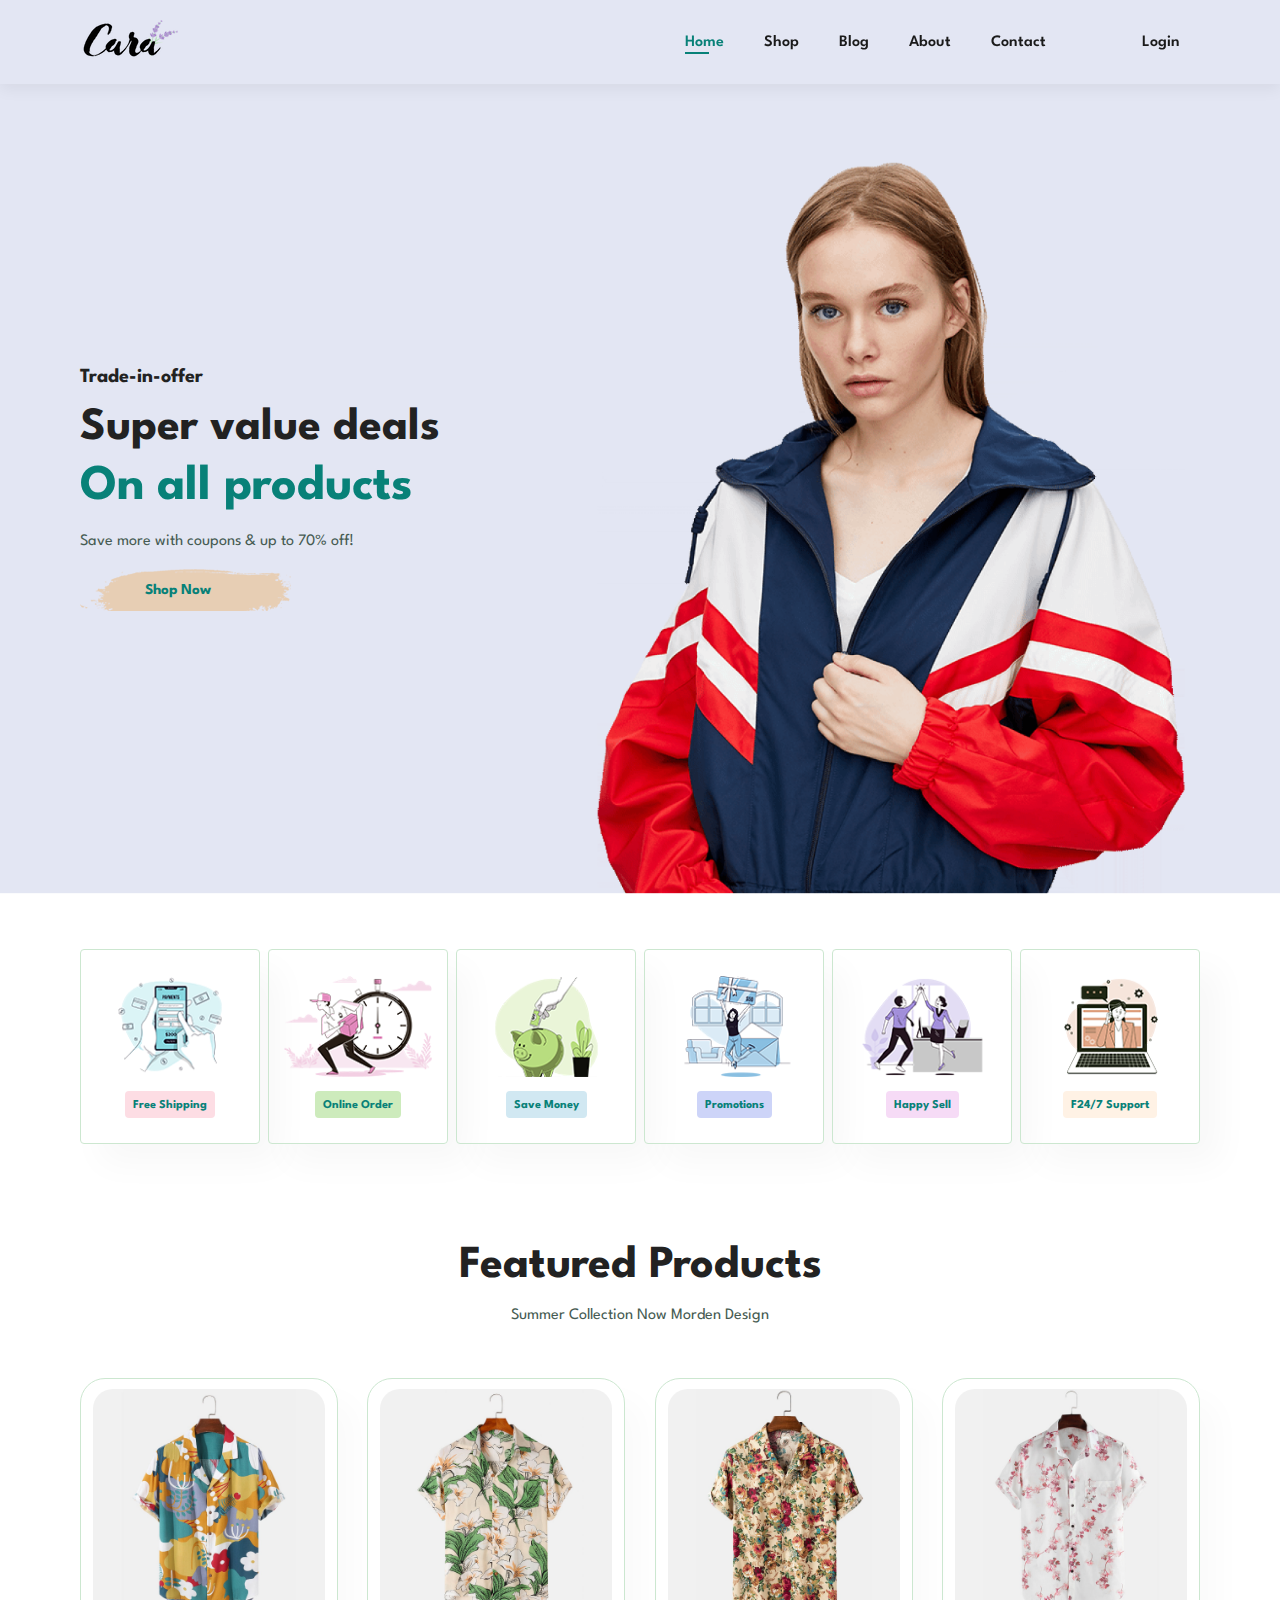
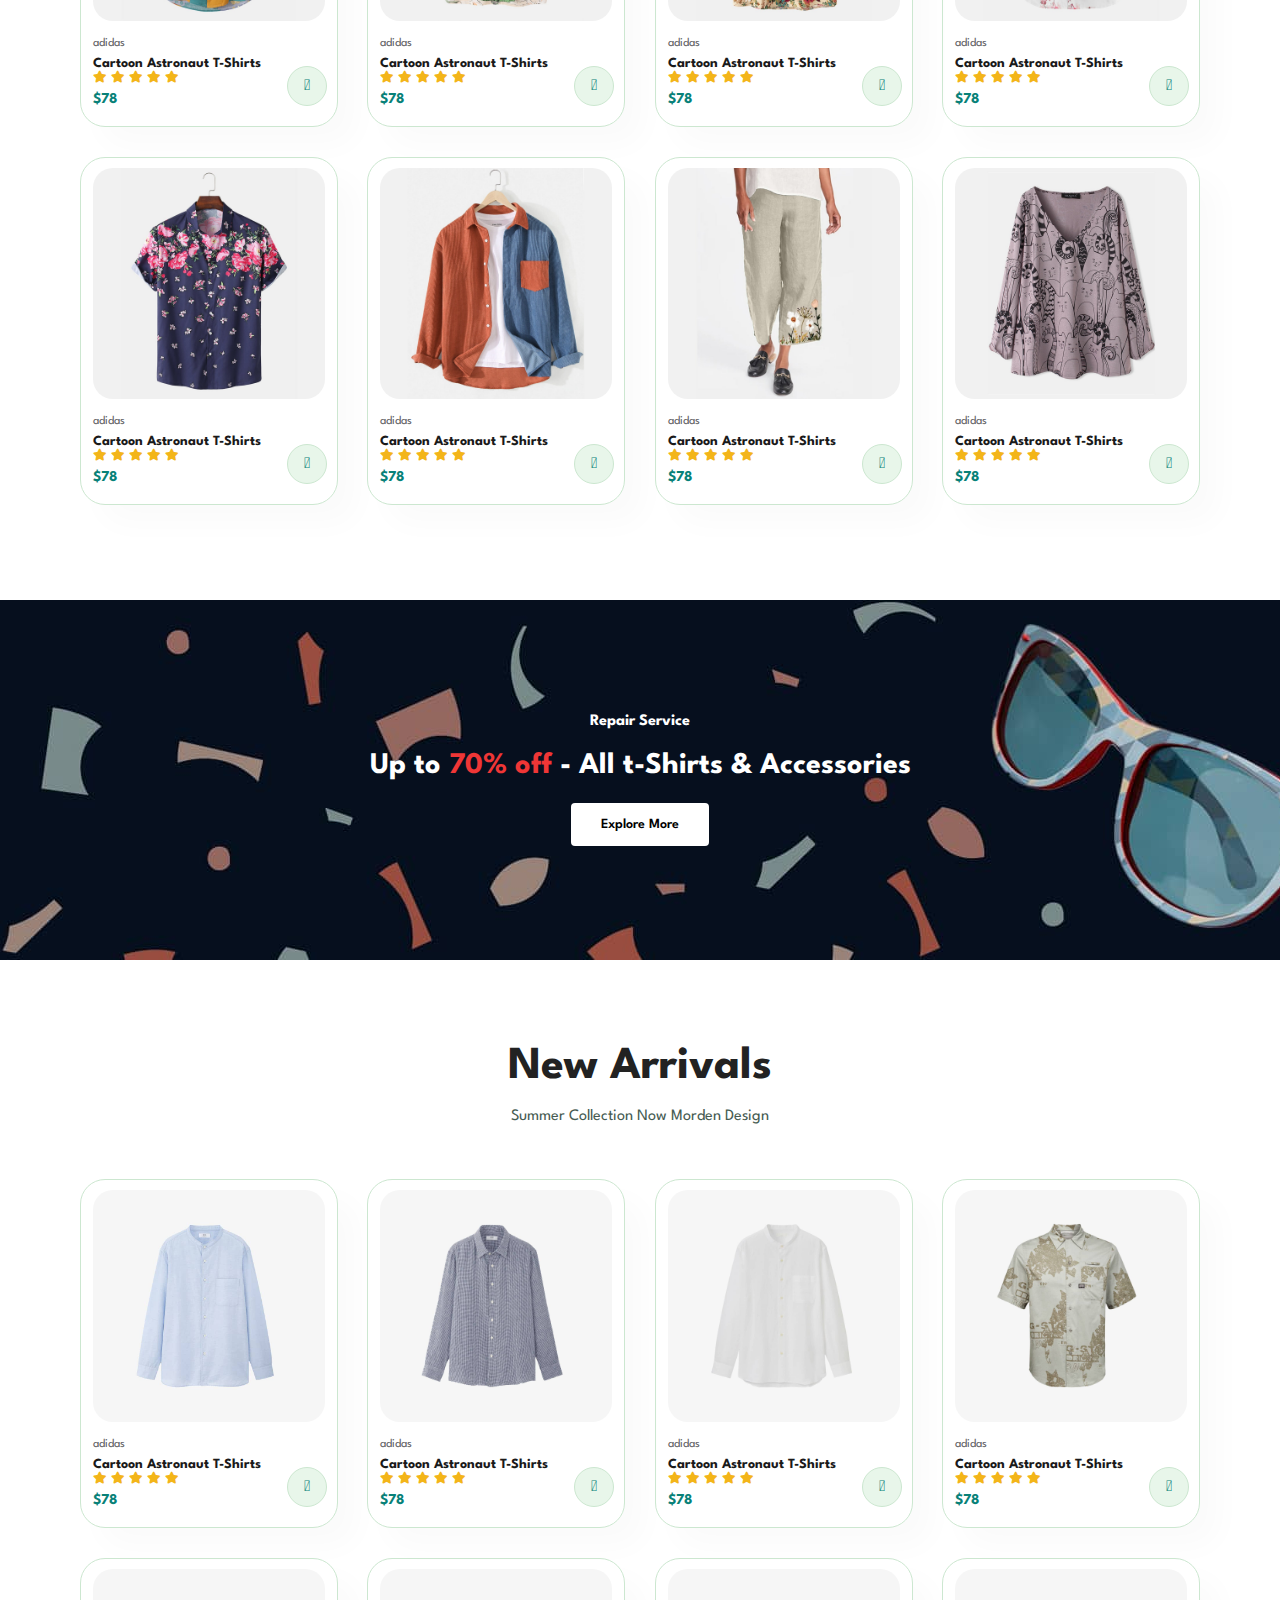
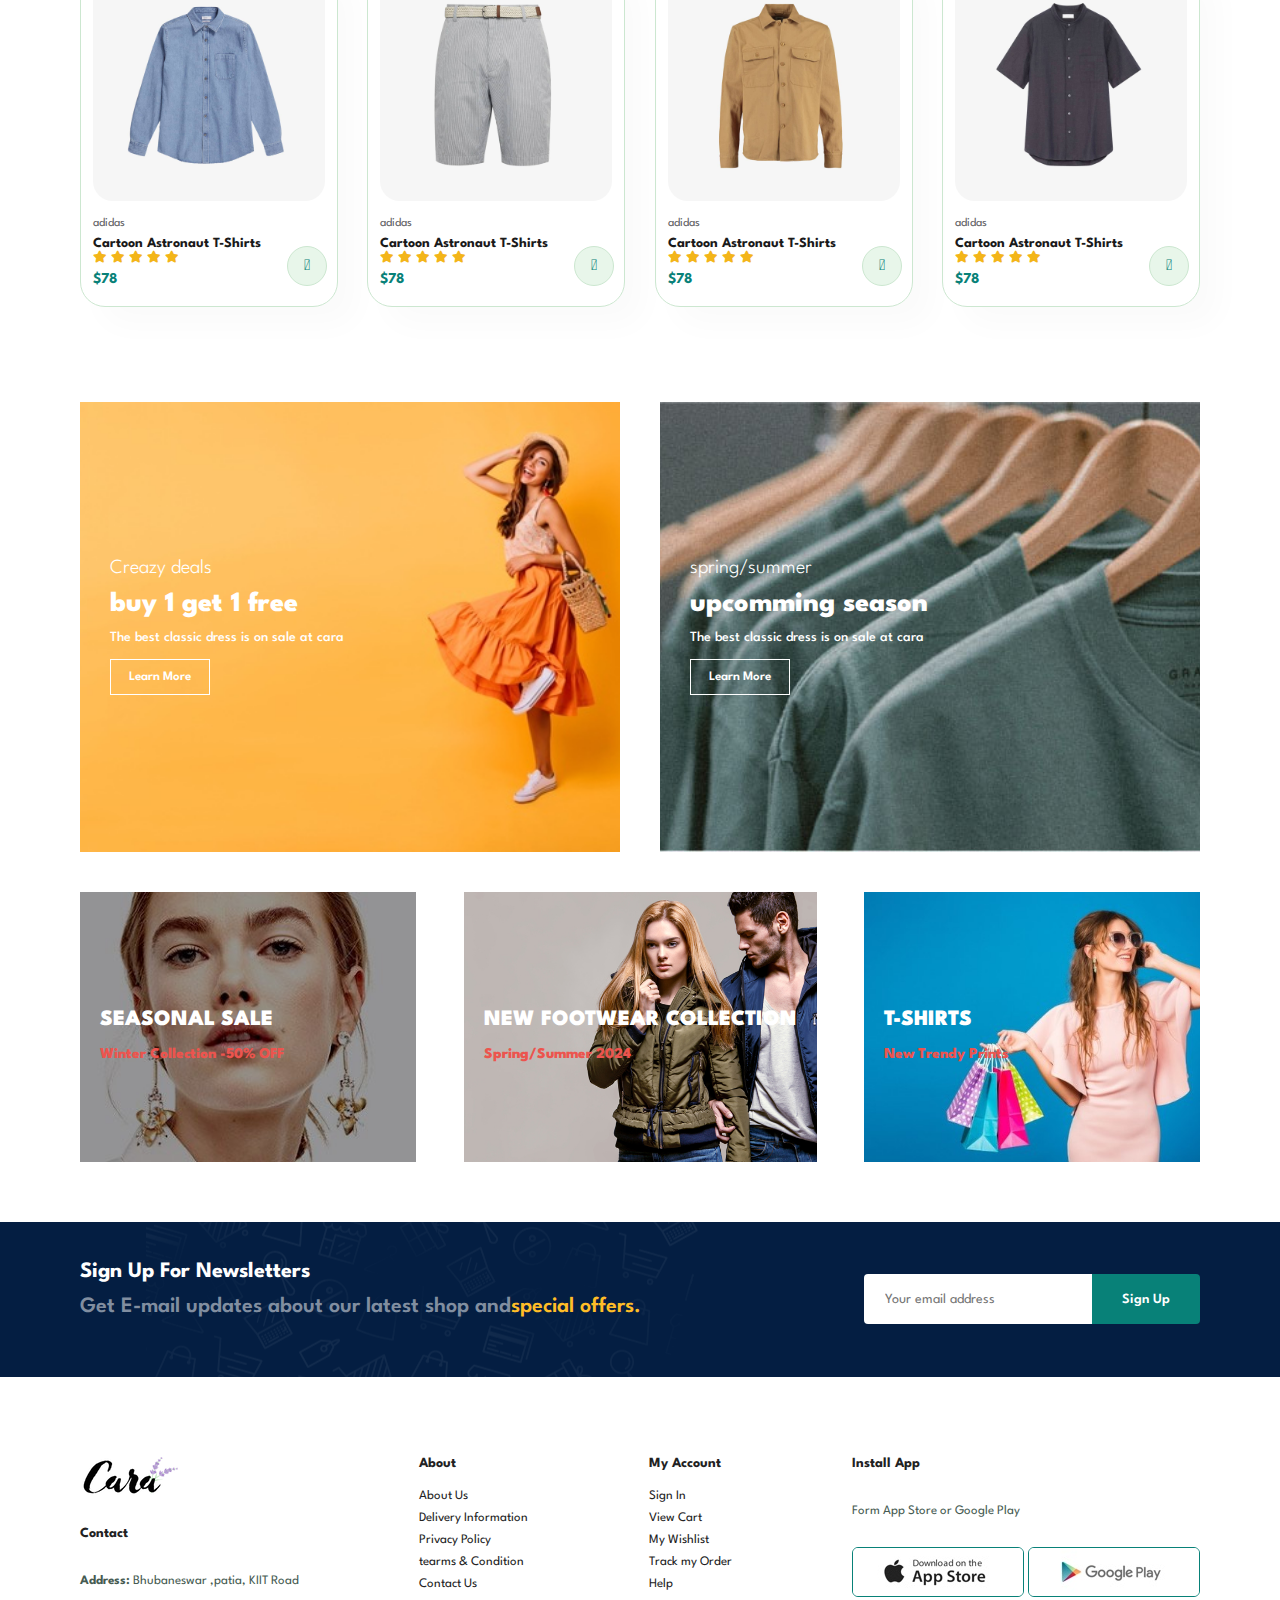
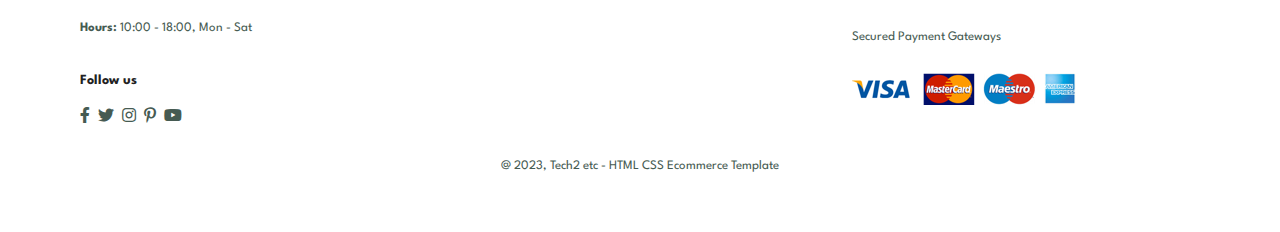
<file: index.html>
<!DOCTYPE html>
<html lang="en">

<head>
    <meta charset="UTF-8">
    <!-- <meta http-equiv="X-UA-Compatible" content="IE=edge"> -->
    <meta name="viewport" content="width=device-width, initial-scale=1.0">
    <title>Tech2etc Ecommerce Tutorial</title>
    <link rel="stylesheet" href="https://pro.fontawesome.com/releases/v5.10.0/css/all.css" />

    <link rel="stylesheet" href="style.css">
</head>

<body>

    <section id="header">
        <a href="#"><img src="img/logo.png" class="logo" alt=""></a>

        <div>
            <ul id="navbar">
                <li><a class="active" href="index.html">Home</a></li>
                <li><a href="shop.html">Shop</a></li>
                <li><a href="blog.html">Blog</a></li>
                <li><a href="about.html">About</a></li>
                <li><a href="contact.html">Contact</a></li>
                <li id="lg-bag"><a href="cart.html"><i class="far fa-shopping-bag"></i></a></li>
                <a href="#" id="close"><i class="far fa-times"></i></a>
                <li><a id="log" href="/login.html">Login</a></li>
                <!-- <li><a onClick={handleLogout} href="#">logout</a></li> -->

            </ul>
        </div>
        <div id="mobile">
            <a href="cart.html"><i class="far fa-shopping-bag"></i></a>
            <i id="bar" class="fas fa-outdent"></i>

        </div>
    </section>


    <section id="hero">
        <h4>Trade-in-offer</h4>
        <h2>Super value deals</h2>
        <h1>On all products</h1>
        <p>Save more with coupons & up to 70% off!</p>
        <button>Shop Now</button>
    </section>

    <section id="feature" class="section-p1">
        <div class="fe-box">
            <img src="img/features/f1.png" alt="">
            <h6>Free Shipping</h6>
        </div>
        <div class="fe-box">
            <img src="img/features/f2.png" alt="">
            <h6>Online Order</h6>
        </div>
        <div class="fe-box">
            <img src="img/features/f3.png" alt="">
            <h6>Save Money</h6>
        </div>
        <div class="fe-box">
            <img src="img/features/f4.png" alt="">
            <h6>Promotions</h6>
        </div>
        <div class="fe-box">
            <img src="img/features/f5.png" alt="">
            <h6>Happy Sell</h6>
        </div>
        <div class="fe-box">
            <img src="img/features/f6.png" alt="">
            <h6>F24/7 Support</h6>
        </div>
    </section>

    <section id="product1" class="section-p1">
        <h2>Featured Products</h2>
        <p>Summer Collection Now Morden Design</p>
        <div class="pro-container">
            <div class="pro" onclick=" window.location.href='sproduct.html'">

                <img src="img/products/f1.jpg" alt="">
                <div class="des">
                    <span>adidas</span>
                    <h5>Cartoon Astronaut T-Shirts</h5>
                    <div class="star">
                        <i class="fas fa-star"></i>
                        <i class="fas fa-star"></i>
                        <i class="fas fa-star"></i>
                        <i class="fas fa-star"></i>
                        <i class="fas fa-star"></i>
                    </div>
                    <h4>$78</h4>
                </div>
                <a href="#"><i class="fal fa-shopping-cart cart"></i></a>
            </div>
            <div class="pro" onclick=" window.location.href='sproduct.html'">
                <img src="img/products/f2.jpg" alt="">
                <div class="des">
                    <span>adidas</span>
                    <h5>Cartoon Astronaut T-Shirts</h5>
                    <div class="star">
                        <i class="fas fa-star"></i>
                        <i class="fas fa-star"></i>
                        <i class="fas fa-star"></i>
                        <i class="fas fa-star"></i>
                        <i class="fas fa-star"></i>
                    </div>
                    <h4>$78</h4>
                </div>
                <a href="#"><i class="fal fa-shopping-cart cart"></i></a>
            </div>
            <div class="pro" onclick=" window.location.href='sproduct.html'">
                <img src="img/products/f3.jpg" alt="">
                <div class="des">
                    <span>adidas</span>
                    <h5>Cartoon Astronaut T-Shirts</h5>
                    <div class="star">
                        <i class="fas fa-star"></i>
                        <i class="fas fa-star"></i>
                        <i class="fas fa-star"></i>
                        <i class="fas fa-star"></i>
                        <i class="fas fa-star"></i>
                    </div>
                    <h4>$78</h4>
                </div>
                <a href="#"><i class="fal fa-shopping-cart cart"></i></a>
            </div>
            <div class="pro" onclick=" window.location.href='sproduct.html'">
                <img src="img/products/f4.jpg" alt="">
                <div class="des">
                    <span>adidas</span>
                    <h5>Cartoon Astronaut T-Shirts</h5>
                    <div class="star">
                        <i class="fas fa-star"></i>
                        <i class="fas fa-star"></i>
                        <i class="fas fa-star"></i>
                        <i class="fas fa-star"></i>
                        <i class="fas fa-star"></i>
                    </div>
                    <h4>$78</h4>
                </div>
                <a href="#"><i class="fal fa-shopping-cart cart"></i></a>
            </div>
            <div class="pro" onclick=" window.location.href='sproduct.html'">
                <img src="img/products/f5.jpg" alt="">
                <div class="des">
                    <span>adidas</span>
                    <h5>Cartoon Astronaut T-Shirts</h5>
                    <div class="star">
                        <i class="fas fa-star"></i>
                        <i class="fas fa-star"></i>
                        <i class="fas fa-star"></i>
                        <i class="fas fa-star"></i>
                        <i class="fas fa-star"></i>
                    </div>
                    <h4>$78</h4>
                </div>
                <a href="#"><i class="fal fa-shopping-cart cart"></i></a>
            </div>
            <div class="pro" onclick=" window.location.href='sproduct.html'">
                <img src="img/products/f6.jpg" alt="">
                <div class="des">
                    <span>adidas</span>
                    <h5>Cartoon Astronaut T-Shirts</h5>
                    <div class="star">
                        <i class="fas fa-star"></i>
                        <i class="fas fa-star"></i>
                        <i class="fas fa-star"></i>
                        <i class="fas fa-star"></i>
                        <i class="fas fa-star"></i>
                    </div>
                    <h4>$78</h4>
                </div>
                <a href="#"><i class="fal fa-shopping-cart cart"></i></a>
            </div>
            <div class="pro" onclick=" window.location.href='sproduct.html'">
                <img src="img/products/f7.jpg" alt="">
                <div class="des">
                    <span>adidas</span>
                    <h5>Cartoon Astronaut T-Shirts</h5>
                    <div class="star">
                        <i class="fas fa-star"></i>
                        <i class="fas fa-star"></i>
                        <i class="fas fa-star"></i>
                        <i class="fas fa-star"></i>
                        <i class="fas fa-star"></i>
                    </div>
                    <h4>$78</h4>
                </div>
                <a href="#"><i class="fal fa-shopping-cart cart"></i></a>
            </div>
            <div class="pro" onclick=" window.location.href='sproduct.html'">
                <img src="img/products/f8.jpg" alt="">
                <div class="des">
                    <span>adidas</span>
                    <h5>Cartoon Astronaut T-Shirts</h5>
                    <div class="star">
                        <i class="fas fa-star"></i>
                        <i class="fas fa-star"></i>
                        <i class="fas fa-star"></i>
                        <i class="fas fa-star"></i>
                        <i class="fas fa-star"></i>
                    </div>
                    <h4>$78</h4>
                </div>
                <a href="#"><i class="fal fa-shopping-cart cart"></i></a>
            </div>
        </div>
    </section>

    <section id="banner" class="section-m1">
        <h4>Repair Service</h4>
        <h2>Up to <span>70% off</span> - All t-Shirts & Accessories</h2>
        <button class="normal">Explore More</button>
    </section>

    <section id="product1" class="section-p1">
        <h2>New Arrivals</h2>
        <p>Summer Collection Now Morden Design</p>
        <div class="pro-container">
            <div class="pro" onclick=" window.location.href='sproduct.html'">
                <img src="img/products/n1.jpg" alt="">
                <div class="des">
                    <span>adidas</span>
                    <h5>Cartoon Astronaut T-Shirts</h5>
                    <div class="star">
                        <i class="fas fa-star"></i>
                        <i class="fas fa-star"></i>
                        <i class="fas fa-star"></i>
                        <i class="fas fa-star"></i>
                        <i class="fas fa-star"></i>
                    </div>
                    <h4>$78</h4>
                </div>
                <a href="#"><i class="fal fa-shopping-cart cart"></i></a>
            </div>
            <div class="pro" onclick=" window.location.href='sproduct.html'">
                <img src="img/products/n2.jpg" alt="">
                <div class="des">
                    <span>adidas</span>
                    <h5>Cartoon Astronaut T-Shirts</h5>
                    <div class="star">
                        <i class="fas fa-star"></i>
                        <i class="fas fa-star"></i>
                        <i class="fas fa-star"></i>
                        <i class="fas fa-star"></i>
                        <i class="fas fa-star"></i>
                    </div>
                    <h4>$78</h4>
                </div>
                <a href="#"><i class="fal fa-shopping-cart cart"></i></a>
            </div>
            <div class="pro" onclick=" window.location.href='sproduct.html'">
                <img src="img/products/n3.jpg" alt="">
                <div class="des">
                    <span>adidas</span>
                    <h5>Cartoon Astronaut T-Shirts</h5>
                    <div class="star">
                        <i class="fas fa-star"></i>
                        <i class="fas fa-star"></i>
                        <i class="fas fa-star"></i>
                        <i class="fas fa-star"></i>
                        <i class="fas fa-star"></i>
                    </div>
                    <h4>$78</h4>
                </div>
                <a href="#"><i class="fal fa-shopping-cart cart"></i></a>
            </div>
            <div class="pro" onclick=" window.location.href='sproduct.html'">
                <img src="img/products/n4.jpg" alt="">
                <div class="des">
                    <span>adidas</span>
                    <h5>Cartoon Astronaut T-Shirts</h5>
                    <div class="star">
                        <i class="fas fa-star"></i>
                        <i class="fas fa-star"></i>
                        <i class="fas fa-star"></i>
                        <i class="fas fa-star"></i>
                        <i class="fas fa-star"></i>
                    </div>
                    <h4>$78</h4>
                </div>
                <a href="#"><i class="fal fa-shopping-cart cart"></i></a>
            </div>
            <div class="pro" onclick=" window.location.href='sproduct.html'">
                <img src="img/products/n5.jpg" alt="">
                <div class="des">
                    <span>adidas</span>
                    <h5>Cartoon Astronaut T-Shirts</h5>
                    <div class="star">
                        <i class="fas fa-star"></i>
                        <i class="fas fa-star"></i>
                        <i class="fas fa-star"></i>
                        <i class="fas fa-star"></i>
                        <i class="fas fa-star"></i>
                    </div>
                    <h4>$78</h4>
                </div>
                <a href="#"><i class="fal fa-shopping-cart cart"></i></a>
            </div>
            <div class="pro" onclick=" window.location.href='sproduct.html'">
                <img src="img/products/n6.jpg" alt="">
                <div class="des">
                    <span>adidas</span>
                    <h5>Cartoon Astronaut T-Shirts</h5>
                    <div class="star">
                        <i class="fas fa-star"></i>
                        <i class="fas fa-star"></i>
                        <i class="fas fa-star"></i>
                        <i class="fas fa-star"></i>
                        <i class="fas fa-star"></i>
                    </div>
                    <h4>$78</h4>
                </div>
                <a href="#"><i class="fal fa-shopping-cart cart"></i></a>
            </div>
            <div class="pro" onclick=" window.location.href='sproduct.html'">
                <img src="img/products/n7.jpg" alt="">
                <div class="des">
                    <span>adidas</span>
                    <h5>Cartoon Astronaut T-Shirts</h5>
                    <div class="star">
                        <i class="fas fa-star"></i>
                        <i class="fas fa-star"></i>
                        <i class="fas fa-star"></i>
                        <i class="fas fa-star"></i>
                        <i class="fas fa-star"></i>
                    </div>
                    <h4>$78</h4>
                </div>
                <a href="#"><i class="fal fa-shopping-cart cart"></i></a>
            </div>
            <div class="pro" onclick=" window.location.href='sproduct.html'">
                <img src="img/products/n8.jpg" alt="">
                <div class="des">
                    <span>adidas</span>
                    <h5>Cartoon Astronaut T-Shirts</h5>
                    <div class="star">
                        <i class="fas fa-star"></i>
                        <i class="fas fa-star"></i>
                        <i class="fas fa-star"></i>
                        <i class="fas fa-star"></i>
                        <i class="fas fa-star"></i>
                    </div>
                    <h4>$78</h4>
                </div>
                <a href="#"><i class="fal fa-shopping-cart cart"></i></a>
            </div>
        </div>
    </section>

    <section id="sm-banner" class="section-p1">
        <div class="banner-box">
            <h4>Creazy deals</h4>
            <h2>buy 1 get 1 free</h2>
            <span>The best classic dress is on sale at cara</span>
            <button class="white">Learn More</button>
        </div>
        <div class="banner-box banner-box2">
            <h4>spring/summer</h4>
            <h2>upcomming season</h2>
            <span>The best classic dress is on sale at cara</span>
            <button class="white">Learn More</button>
        </div>
    </section>

    <section id="banner3">
        <div class="banner-box">
            <h2>SEASONAL SALE</h2>
            <H3>Winter Collection -50% OFF</H3>
        </div>
        <div class="banner-box banner-box2">
            <h2>NEW FOOTWEAR COLLECTION</h2>
            <H3>Spring/Summer 2024</H3>
        </div>
        <div class="banner-box banner-box3">
            <h2>T-SHIRTS</h2>
            <H3>New Trendy Prints</H3>
        </div>
    </section>

    <section id="newsletter" class="section-p1 section-m1">
        <div class="newstext">
            <h4>Sign Up For Newsletters</h4>
            <p>Get E-mail updates about our latest shop and<span>special offers.</span></p>
        </div>
        <div class="form">
            <input type="text" placeholder="Your email address">
            <button class="normal">Sign Up</button>
        </div>
    </section>

    <footer class="section-p1">
        <div class="col">
            <img class="logo" src="img/logo.png" alt="">
            <h4>Contact</h4>
            <p><strong>Address: </strong> Bhubaneswar ,patia, KIIT Road</p>
            <p><strong>Hours: </strong> 10:00 - 18:00, Mon - Sat</p>
            <div class="follow">
                <h4>Follow us</h4>
                <div class="icon">
                    <i class="fab fa-facebook-f"></i>
                    <i class="fab fa-twitter"></i>
                    <i class="fab fa-instagram"></i>
                    <i class="fab fa-pinterest-p"></i>
                    <i class="fab fa-youtube"></i>
                </div>
            </div>
        </div>

        <div class="col">
            <h4>About</h4>
            <a href="#">About Us</a>
            <a href="#">Delivery Information</a>
            <a href="#">Privacy Policy</a>
            <a href="#">tearms & Condition</a>
            <a href="#">Contact Us</a>
        </div>

        <div class="col">
            <h4>My Account</h4>
            <a href="#">Sign In</a>
            <a href="#">View Cart</a>
            <a href="#">My Wishlist</a>
            <a href="#">Track my Order</a>
            <a href="#">Help</a>
        </div>

        <div class="col install">
            <h4>Install App</h4>
            <p>Form App Store or Google Play</p>
            <div class="row">
                <img src="img/pay/app.jpg" alt="">
                <img src="img/pay/play.jpg" alt="">
            </div>
            <p>Secured Payment Gateways</p>
            <img src="img/pay/pay.png" alt="">
        </div>

        <div class="copyright">
            <p>@ 2023, Tech2 etc - HTML CSS Ecommerce Template</p>
        </div>

    </footer>

    <script src="script.js"></script>
</body>
<!-- <script>
    function handleLogout (){
        localStorage.removeItem("isLoggedIn");
    }
</script> -->

</html>
</file>
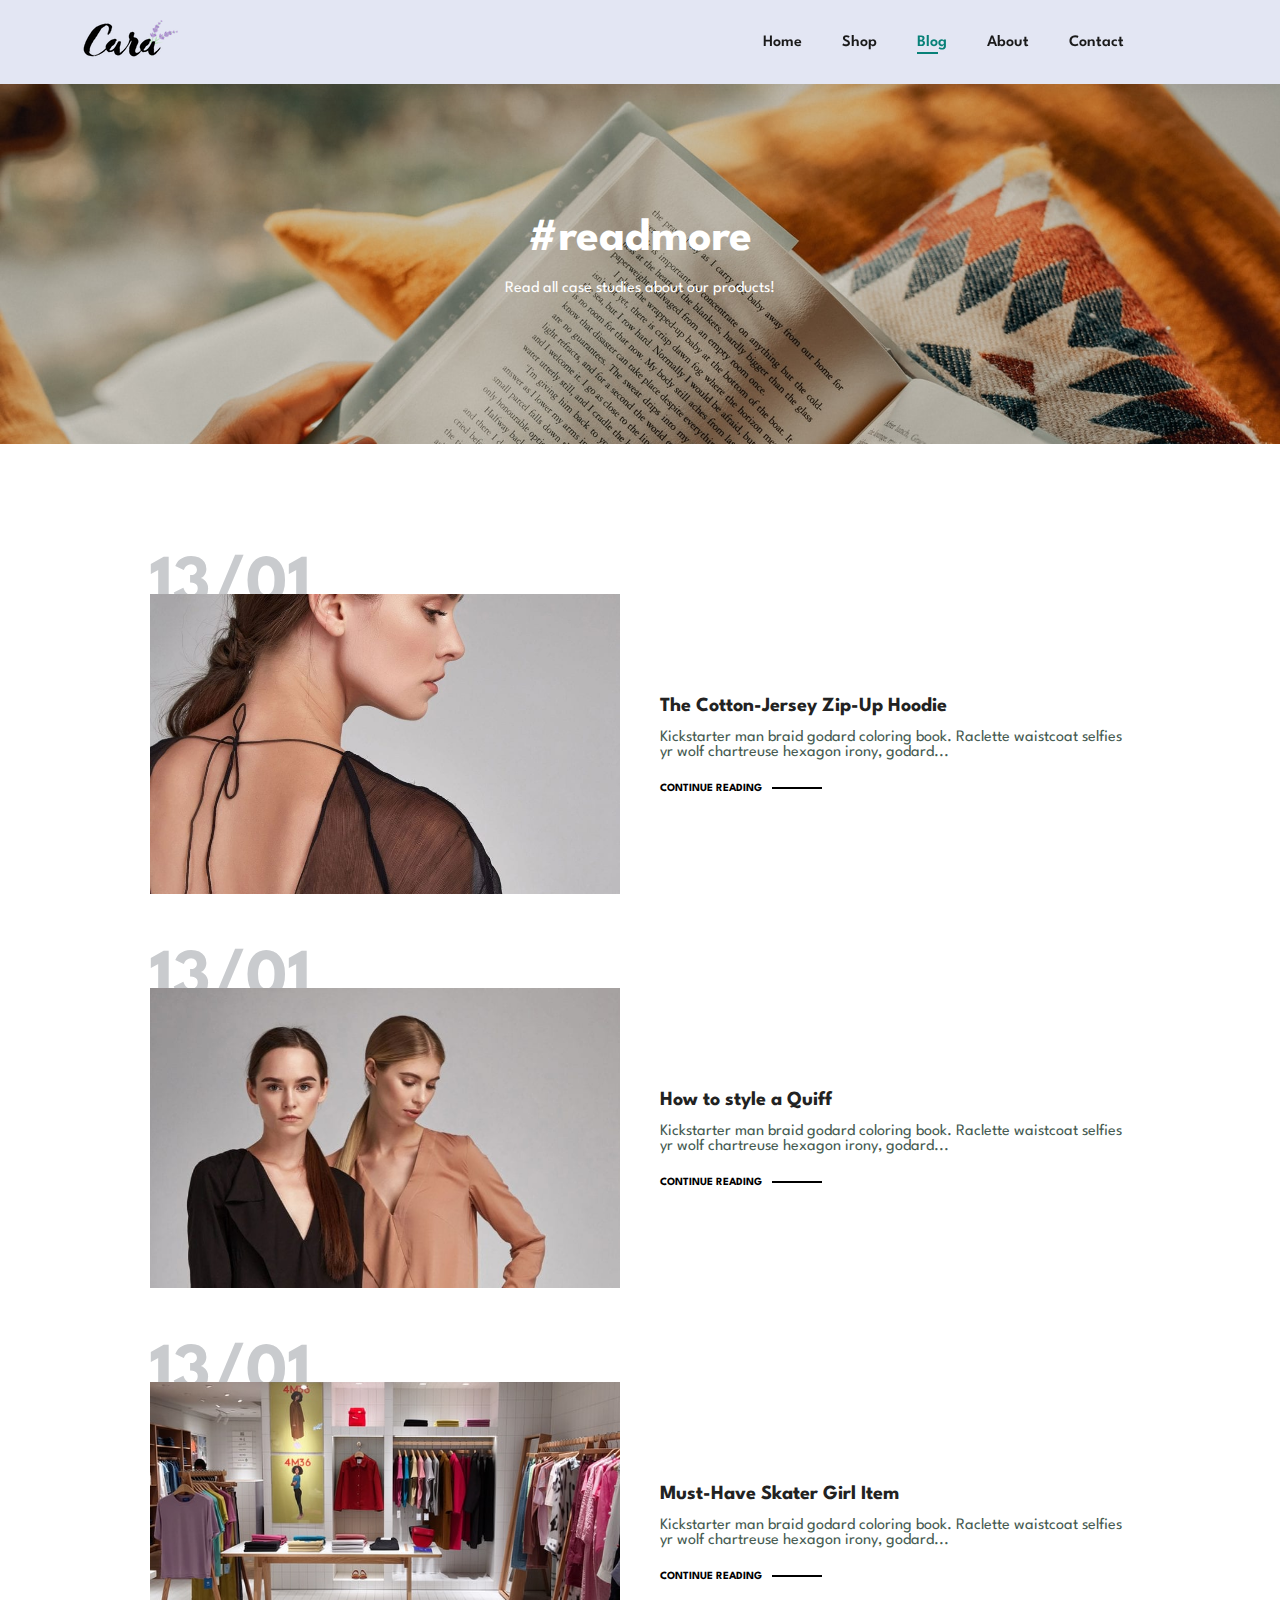
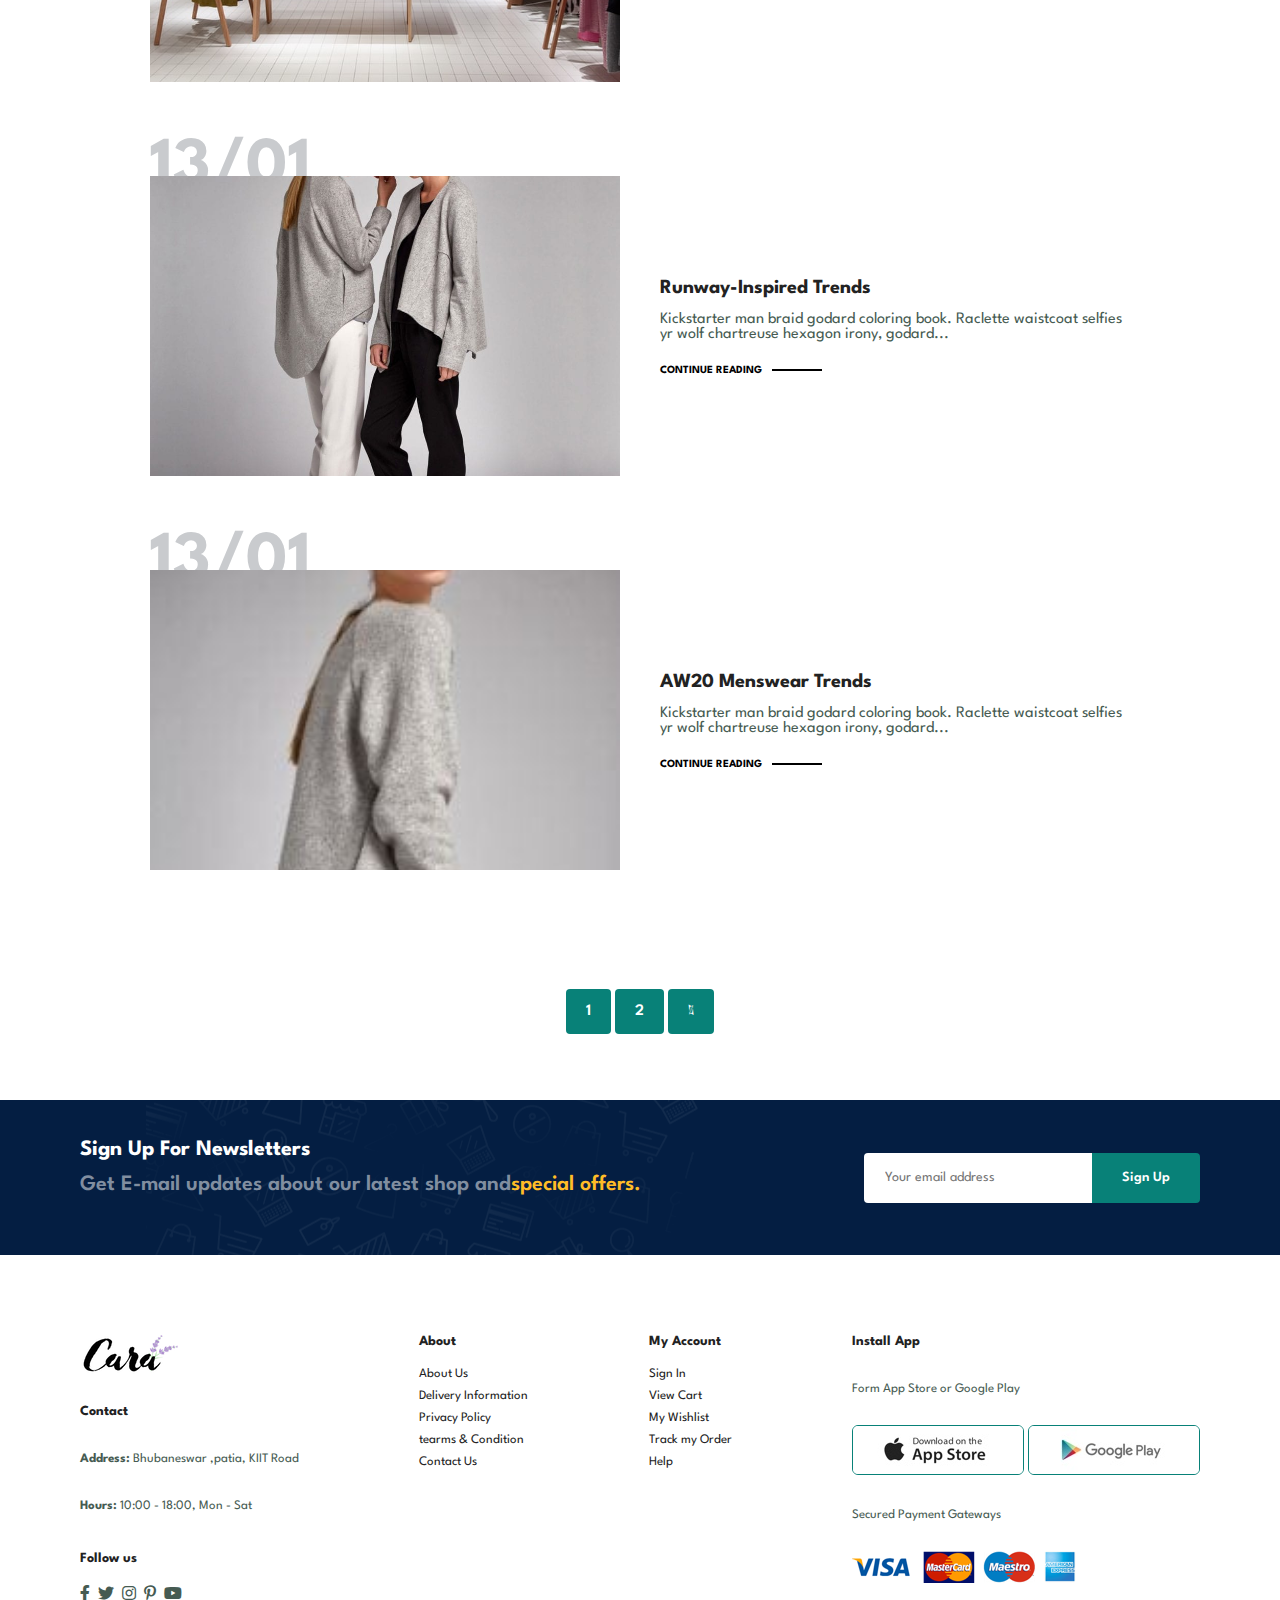
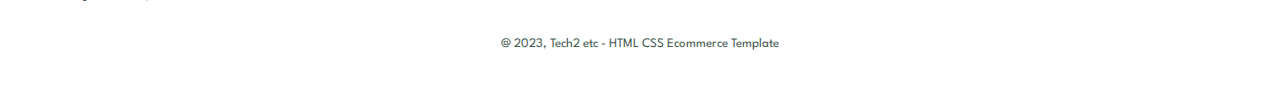
<file: blog.html>
<!DOCTYPE html>
<html lang="en">

    <head>
        <meta charset="UTF-8">
        <meta http-equiv="X-UA-Compatible" content="IE=edge">
        <meta name="viewport" content="width=device-width, initial-scale=1.0">
        <title>Tech2etc Ecommerce Tutorial</title>
        <link rel="stylesheet" href="https://pro.fontawesome.com/releases/v5.10.0/css/all.css" />

        <link rel="stylesheet" href="style.css">
    </head>

    <body>
         
        <section id="header">
            <a href="#"><img src="img/logo.png" class="logo" alt=""></a>

        <div>
            <ul id="navbar">
                <li><a  href="index.html">Home</a></li>
                <li><a  href="shop.html">Shop</a></li>
                <li><a class="active" href="blog.html">Blog</a></li>
                <li><a href="about.html">About</a></li>
                <li><a href="contact.html">Contact</a></li>
                <li id="lg-bag"><a href="cart.html"><i class="far fa-shopping-bag"></i></a></li>
                <a href="#" id="close"><i class="far fa-times"></i></a>
            </ul>
        </div>
        <div id="mobile">
            
            <a href="cart.html"><i class="far fa-shopping-bag"></i></a>
            <i id="bar" class="fas fa-outdent"></i>
        </div>
        </section>


        <section id="page-header" class="blog-header">
            <h2>#readmore</h2>
            <p>Read all case studies about our products!</p>
        </section>

        <section id="blog">
            <div class="blog-box">
                <div class="blog-img">
                    <img src="img/blog/b1.jpg" alt="">
                </div>
                <div class="blog-details">
                    <h4>The Cotton-Jersey Zip-Up Hoodie</h4>
                    <p>Kickstarter man braid godard coloring book. Raclette waistcoat selfies yr
                        wolf chartreuse hexagon irony, godard...</p>
                    <a href="#">CONTINUE READING</a>    
                </div>
                <h1>13/01</h1>
            </div>
            <div class="blog-box">
                <div class="blog-img">
                    <img src="img/blog/b2.jpg" alt="">
                </div>
                <div class="blog-details">
                    <h4>How to style a Quiff</h4>
                    <p>Kickstarter man braid godard coloring book. Raclette waistcoat selfies yr
                        wolf chartreuse hexagon irony, godard...</p>
                    <a href="#">CONTINUE READING</a>    
                </div>
                <h1>13/01</h1>
            </div>
            <div class="blog-box">
                <div class="blog-img">
                    <img src="img/blog/b3.jpg" alt="">
                </div>
                <div class="blog-details">
                    <h4>Must-Have Skater Girl Item</h4>
                    <p>Kickstarter man braid godard coloring book. Raclette waistcoat selfies yr
                        wolf chartreuse hexagon irony, godard...</p>
                    <a href="#">CONTINUE READING</a>    
                </div>
                <h1>13/01</h1>
            </div>
            <div class="blog-box">
                <div class="blog-img">
                    <img src="img/blog/b4.jpg" alt="">
                </div>
                <div class="blog-details">
                    <h4>Runway-Inspired Trends</h4>
                    <p>Kickstarter man braid godard coloring book. Raclette waistcoat selfies yr
                        wolf chartreuse hexagon irony, godard...</p>
                    <a href="#">CONTINUE READING</a>    
                </div>
                <h1>13/01</h1>
            </div>
            <div class="blog-box">
                <div class="blog-img">
                    <img src="img/blog/b5.jpg" alt="">
                </div>
                <div class="blog-details">
                    <h4>AW20 Menswear Trends</h4>
                    <p>Kickstarter man braid godard coloring book. Raclette waistcoat selfies yr
                        wolf chartreuse hexagon irony, godard...</p>
                    <a href="#">CONTINUE READING</a>    
                </div>
                <h1>13/01</h1>
            </div>
        </section>

        <section id="pagination" class="section-p1">
            <a href="#">1</a>
            <a href="#">2</a>
            <a href="#"><i class="fal fa-long-arrow-alt-right"></i></a>
        </section>

        <section id="newsletter" class="section-p1 section-m1" >
            <div class="newstext">
                <h4>Sign Up For Newsletters</h4>
                <p>Get E-mail updates about our latest shop and<span>special offers.</span></p>
            </div>
            <div class="form">
                <input type="text" placeholder="Your email address">
                <button class="normal">Sign Up</button>
            </div>
        </section>

         <footer class="section-p1">
            <div class="col">
                <img class="logo" src="img/logo.png" alt="">
                <h4>Contact</h4>
                <p><strong>Address: </strong> Bhubaneswar ,patia, KIIT Road</p>
                <p><strong>Hours: </strong> 10:00 - 18:00, Mon - Sat</p>
                <div class="follow">
                    <h4>Follow us</h4>
                    <div class="icon">
                        <i class="fab fa-facebook-f"></i>
                        <i class="fab fa-twitter"></i>
                        <i class="fab fa-instagram"></i>
                        <i class="fab fa-pinterest-p"></i>
                        <i class="fab fa-youtube"></i>
                    </div>
                </div>
            </div>

            <div class="col">
                <h4>About</h4>
                <a href="#">About Us</a>
                <a href="#">Delivery Information</a>
                <a href="#">Privacy Policy</a>
                <a href="#">tearms & Condition</a>
                <a href="#">Contact Us</a>
            </div>

            <div class="col">
                <h4>My Account</h4>
                <a href="#">Sign In</a>
                <a href="#">View Cart</a>
                <a href="#">My Wishlist</a>
                <a href="#">Track my Order</a>
                <a href="#">Help</a>
            </div>

            <div class="col install">
                <h4>Install App</h4>
                <p>Form App Store or Google Play</p>
                <div class="row">
                    <img src="img/pay/app.jpg" alt="">
                    <img src="img/pay/play.jpg" alt="">
                </div>
                <p>Secured Payment Gateways</p>
                <img src="img/pay/pay.png" alt="">
            </div>

            <div class="copyright">
                <p>@ 2023, Tech2 etc - HTML CSS Ecommerce Template</p>
            </div>

         </footer>

        <script src="script.js"></script>
    </body>

</html>
</file>
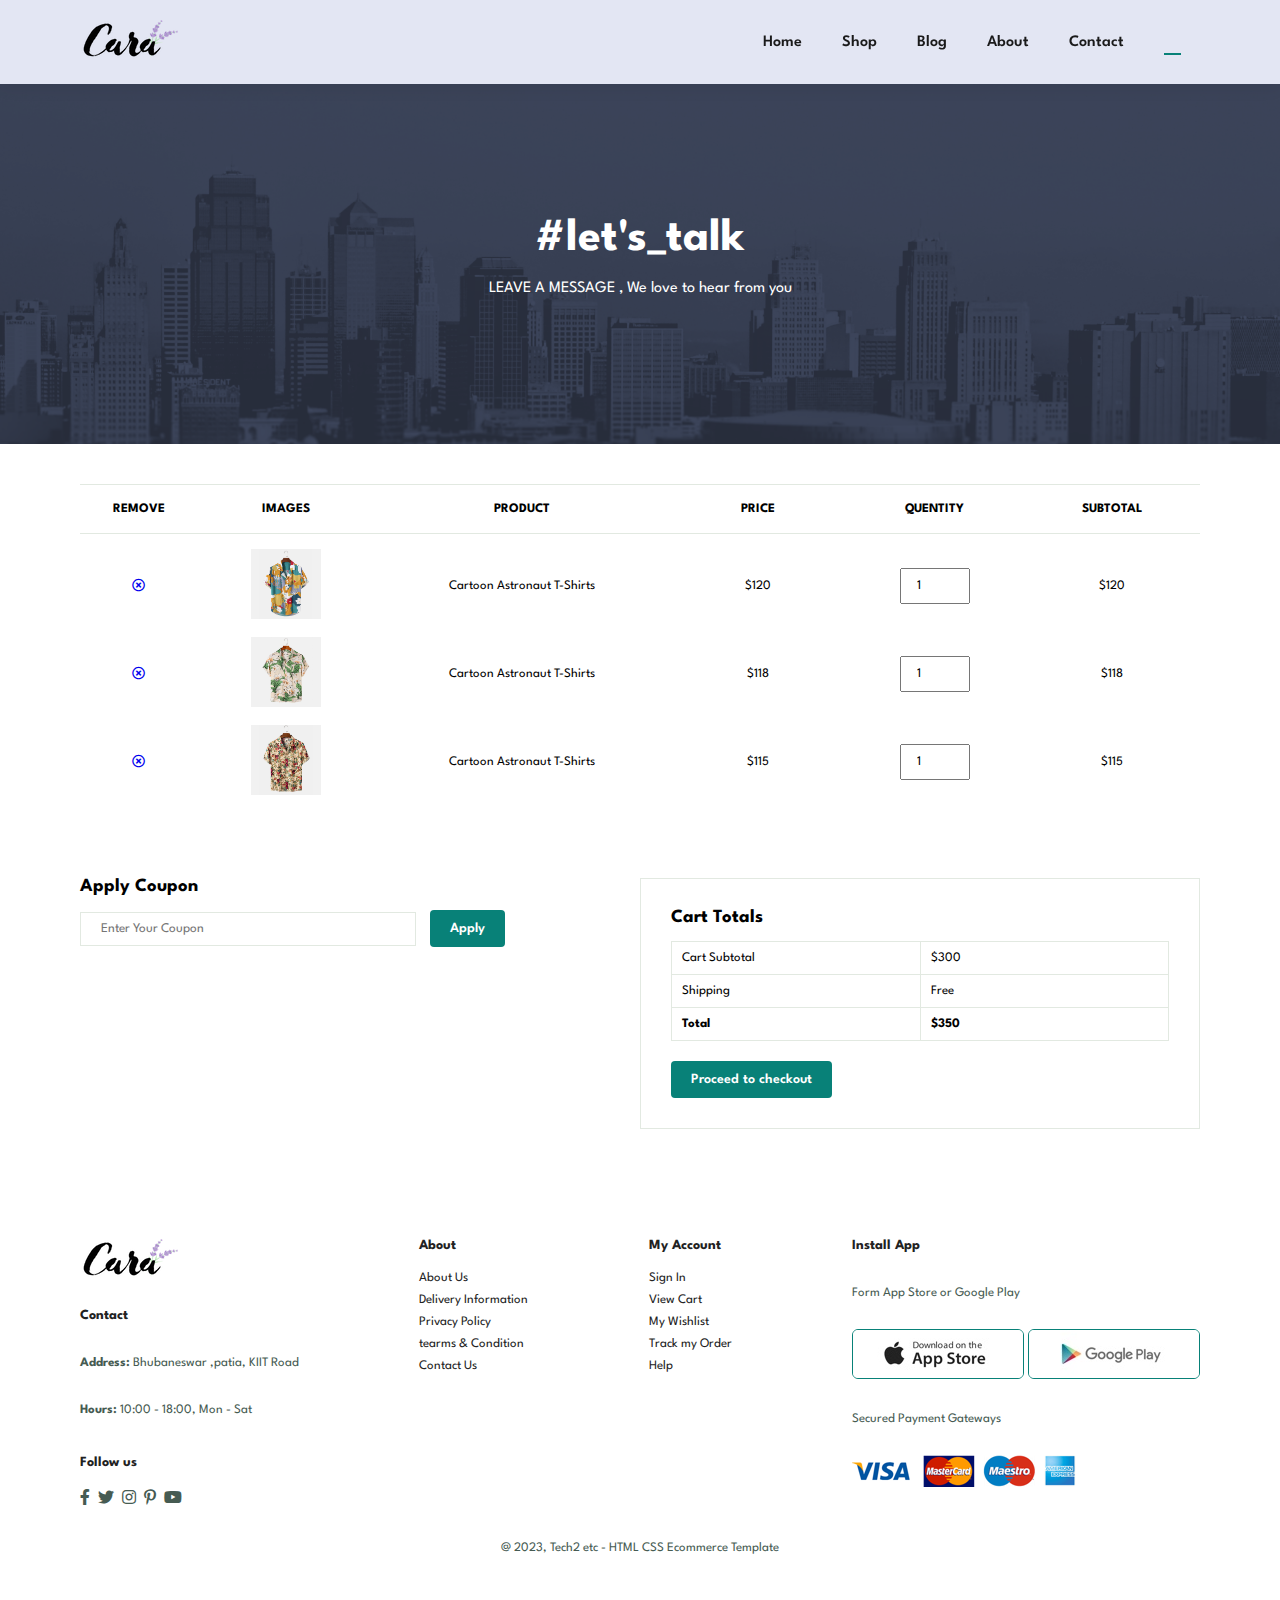
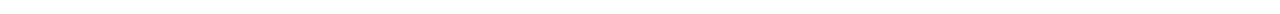
<file: cart.html>
<!DOCTYPE html>
<html lang="en">

<head>
    <meta charset="UTF-8">
    <meta http-equiv="X-UA-Compatible" content="IE=edge">
    <meta name="viewport" content="width=device-width, initial-scale=1.0">
    <title>Tech2etc Ecommerce Tutorial</title>
    <link rel="stylesheet" href="https://pro.fontawesome.com/releases/v5.10.0/css/all.css" />

    <link rel="stylesheet" href="style.css">
</head>

<body>

    <section id="header">
        <a href="#"><img src="img/logo.png" class="logo" alt=""></a>

        <div>
            <ul id="navbar">
                <li><a href="index.html">Home</a></li>
                <li><a href="shop.html">Shop</a></li>
                <li><a href="blog.html">Blog</a></li>
                <li><a href="about.html">About</a></li>
                <li><a href="contact.html">Contact</a></li>
                <li id="lg-bag"><a class="active" href="cart.html"><i class="far fa-shopping-bag"></i></a></li>
                <a href="#" id="close"><i class="far fa-times"></i></a>
            </ul>
        </div>
        <div id="mobile">

            <a href="cart.html"><i class="far fa-shopping-bag"></i></a>
            <i id="bar" class="fas fa-outdent"></i>
        </div>


    </section>


    <section id="page-header" class="about-header">
        <h2>#let's_talk</h2>
        <p>LEAVE A MESSAGE , We love to hear from you</p>
    </section>

    <section id="cart" class="section-p1">
        <table width="100%">
            <thead>
                <tr>
                    <td>Remove</td>
                    <td>Images</td>
                    <td>Product</td>
                    <td>Price</td>
                    <td>Quentity</td>
                    <td>Subtotal</td>
                </tr>
            </thead>
            <tr>
                <td><a href="#"><i class="far fa-times-circle"></i></a></td>
                <td><img src="img/products/f1.jpg" alt=""></td>
                <td>Cartoon Astronaut T-Shirts</td>
                <td>$120</td>
                <td><input type="number" value="1"></td>
                <td>$120</td>
            </tr>
            <tr>
                <td><a href="#"><i class="far fa-times-circle"></i></a></td>
                <td><img src="img/products/f2.jpg" alt=""></td>
                <td>Cartoon Astronaut T-Shirts</td>
                <td>$118</td>
                <td><input type="number" value="1"></td>
                <td>$118</td>
            </tr>
            <tr>
                <td><a href="#"><i class="far fa-times-circle"></i></a></td>
                <td><img src="img/products/f3.jpg" alt=""></td>
                <td>Cartoon Astronaut T-Shirts</td>
                <td>$115</td>
                <td><input type="number" value="1"></td>
                <td>$115</td>
            </tr>
        </table>
    </section>

    <section id="cart-add" class="section-p1">
        <div id="coupon">
            <h3>Apply Coupon</h3>
            <div>
                <input type="text" placeholder="Enter Your Coupon">
                <button class="normal">Apply</button>
            </div>
        </div>

        <div id="subtotal">
            <h3>Cart Totals</h3>
            <table>
                <tr>
                    <td>Cart Subtotal</td>
                    <td>$300</td>
                </tr>
                <tr>
                    <td>Shipping</td>
                    <td>Free</td>
                </tr>
                <tr>
                    <td><strong>Total</strong></td>
                    <td><strong>$350</strong></td>
                </tr>
            </table>
            <!-- <a href="chechout.html"> -->
               <a href="https://buy.stripe.com/test_14k7tv8i96cz9dC6oo">

                <button class="normal">Proceed to checkout</button>
            </a>
        </div>

    </section>

    <footer class="section-p1">
        <div class="col">
            <img class="logo" src="img/logo.png" alt="">
            <h4>Contact</h4>
            <p><strong>Address: </strong> Bhubaneswar ,patia, KIIT Road</p>
            <p><strong>Hours: </strong> 10:00 - 18:00, Mon - Sat</p>
            <div class="follow">
                <h4>Follow us</h4>
                <div class="icon">
                    <i class="fab fa-facebook-f"></i>
                    <i class="fab fa-twitter"></i>
                    <i class="fab fa-instagram"></i>
                    <i class="fab fa-pinterest-p"></i>
                    <i class="fab fa-youtube"></i>
                </div>
            </div>
        </div>

        <div class="col">
            <h4>About</h4>
            <a href="#">About Us</a>
            <a href="#">Delivery Information</a>
            <a href="#">Privacy Policy</a>
            <a href="#">tearms & Condition</a>
            <a href="#">Contact Us</a>
        </div>

        <div class="col">
            <h4>My Account</h4>
            <a href="#">Sign In</a>
            <a href="#">View Cart</a>
            <a href="#">My Wishlist</a>
            <a href="#">Track my Order</a>
            <a href="#">Help</a>
        </div>

        <div class="col install">
            <h4>Install App</h4>
            <p>Form App Store or Google Play</p>
            <div class="row">
                <img src="img/pay/app.jpg" alt="">
                <img src="img/pay/play.jpg" alt="">
            </div>
            <p>Secured Payment Gateways</p>
            <img src="img/pay/pay.png" alt="">
        </div>

        <div class="copyright">
            <p>@ 2023, Tech2 etc - HTML CSS Ecommerce Template</p>
        </div>

    </footer>

    <script src="script.js"></script>
</body>

</html>
</file>
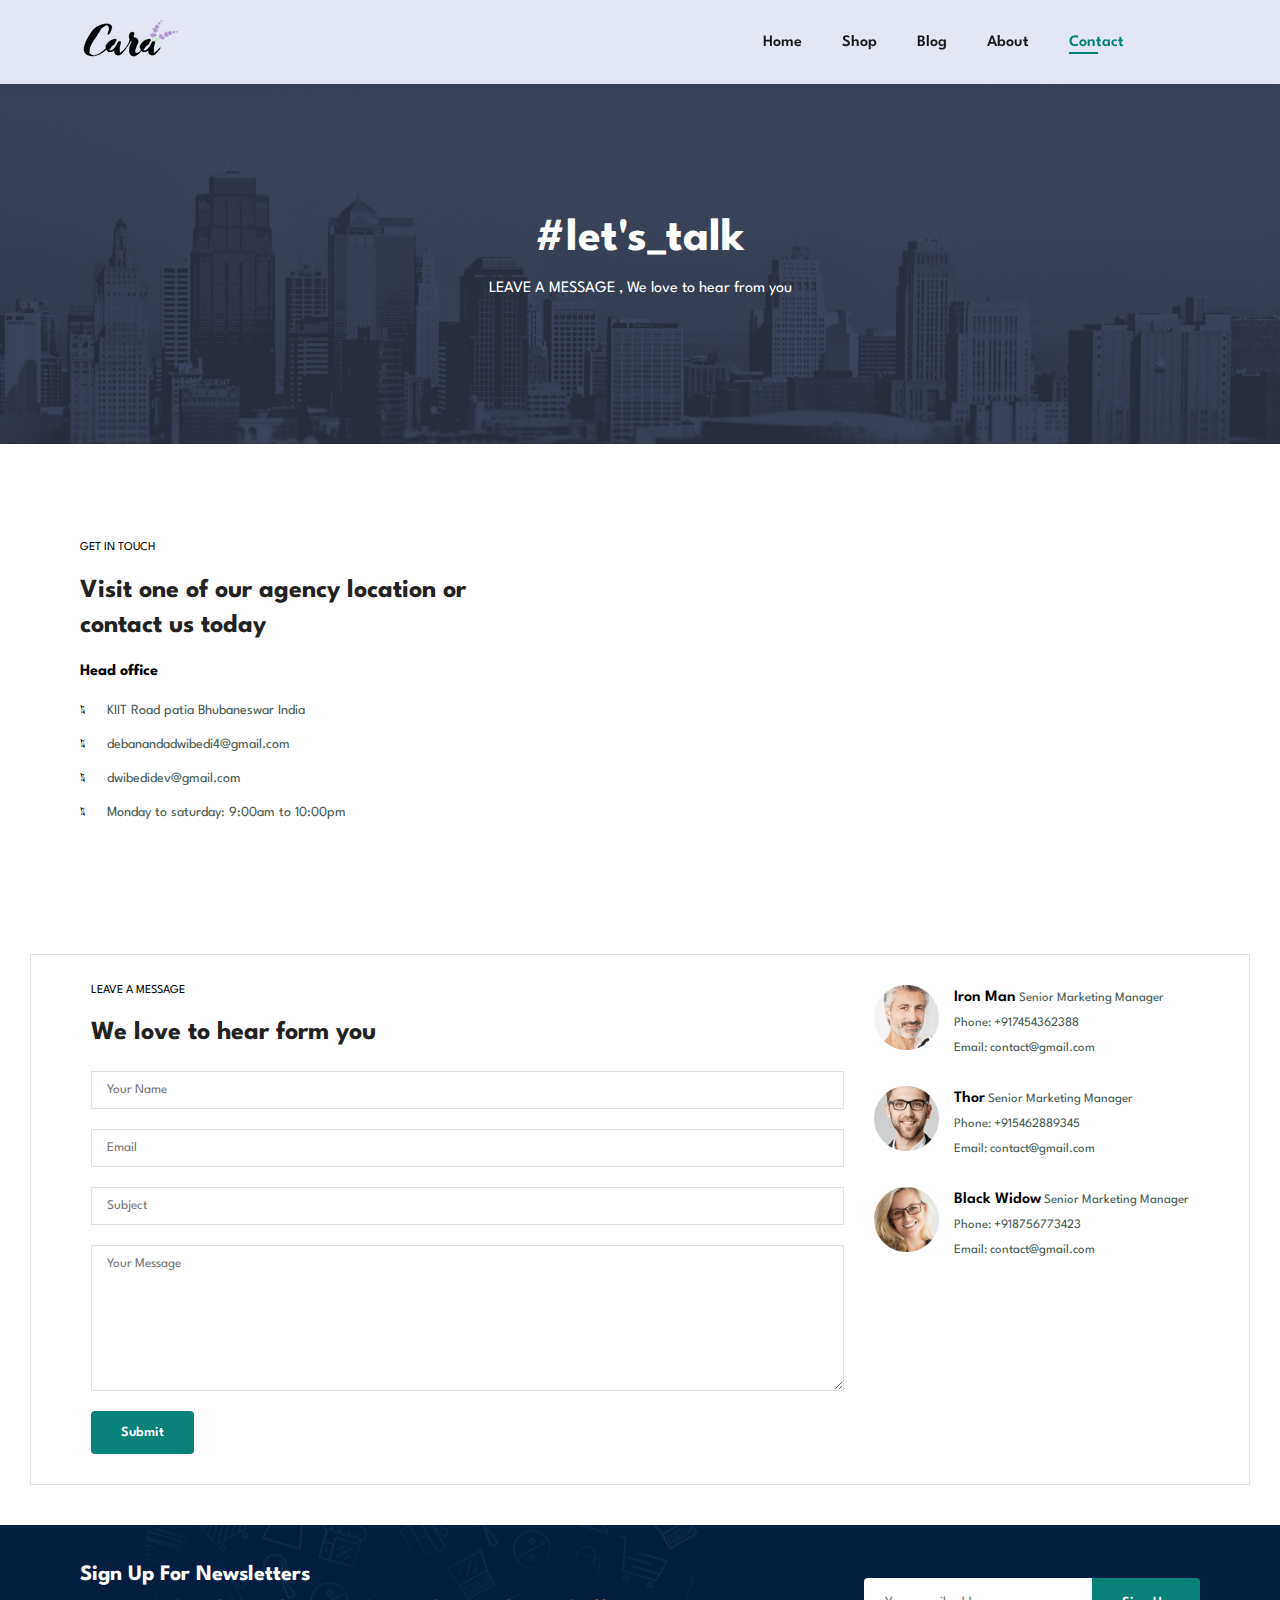
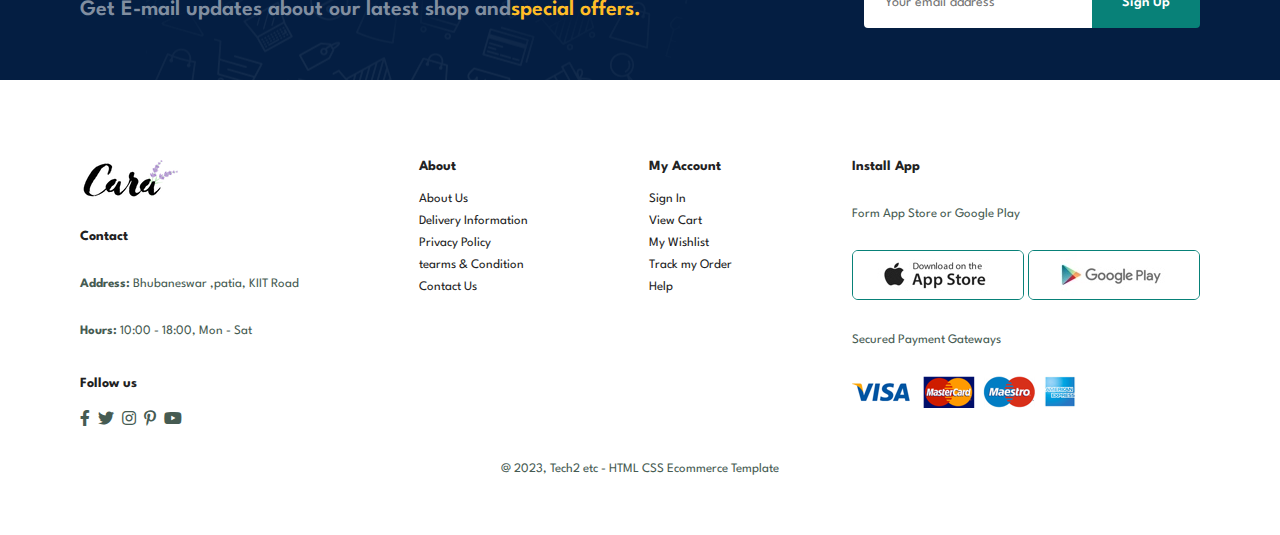
<file: contact.html>
<!DOCTYPE html>
<html lang="en">

<head>
    <meta charset="UTF-8">
    <meta http-equiv="X-UA-Compatible" content="IE=edge">
    <meta name="viewport" content="width=device-width, initial-scale=1.0">
    <title>Tech2etc Ecommerce Tutorial</title>
    <link rel="stylesheet" href="https://pro.fontawesome.com/releases/v5.10.0/css/all.css" />

    <link rel="stylesheet" href="style.css">
</head>

<body>

    <section id="header">
        <a href="#"><img src="img/logo.png" class="logo" alt=""></a>

        <div>
            <ul id="navbar">
                <li><a href="index.html">Home</a></li>
                <li><a href="shop.html">Shop</a></li>
                <li><a href="blog.html">Blog</a></li>
                <li><a href="about.html">About</a></li>
                <li><a class="active" href="contact.html">Contact</a></li>
                <li id="lg-bag"><a href="cart.html"><i class="far fa-shopping-bag"></i></a></li>
                <a href="#" id="close"><i class="far fa-times"></i></a>
            </ul>
        </div>
        <div id="mobile">

            <a href="cart.html"><i class="far fa-shopping-bag"></i></a>
            <i id="bar" class="fas fa-outdent"></i>
        </div>
    </section>


    <section id="page-header" class="about-header">
        <h2>#let's_talk</h2>
        <p>LEAVE A MESSAGE , We love to hear from you</p>
    </section>

    <section id="contact-details" class="section-p1">
        <div class="details">
            <span>GET IN TOUCH</span>
            <h2>Visit one of our agency location or contact us today</h2>
            <h3>Head office</h3>
            <div>
                <li>
                    <i class="fal fa-map"></i>
                    <p>KIIT Road patia Bhubaneswar India</p>
                </li>
                <li>
                    <i class="fal fa-envelope"></i>
                    <p>debanandadwibedi4@gmail.com</p>
                </li>
                <li>
                    <i class="fal fa-phone-alt"></i>
                    <p>dwibedidev@gmail.com</p>
                </li>
                <li>
                    <i class="fal fa-clock"></i>
                    <p>Monday to saturday: 9:00am to 10:00pm</p>
                </li>
            </div>
        </div>

        <div class="map">
            <iframe
                src="https://www.google.com/maps/embed?pb=!1m18!1m12!1m3!1d3740.6626320403216!2d85.81352567341052!3d20.35555121056372!2m3!1f0!2f0!3f0!3m2!1i1024!2i768!4f13.1!3m3!1m2!1s0x3a19091813dab8d5%3A0xa033051ccddbbcbc!2sKalinga%20Institute%20of%20Industrial%20Technology!5e0!3m2!1sen!2sin!4v1710267714358!5m2!1sen!2sin"
                width="600" height="450" style="border:0;" allowfullscreen="" loading="lazy"
                referrerpolicy="no-referrer-when-downgrade"></iframe>
        </div>
    </section>

    <section id="form-details">
        <form action="">
            <span>LEAVE A MESSAGE</span>
            <h2>We love to hear form you</h2>
            <input type="text" placeholder="Your Name">
            <input type="text" placeholder="Email">
            <input type="text" placeholder="Subject">
            <textarea name="" id="" cols="30" rows="10" placeholder="Your Message"></textarea>
            <button class="normal">Submit</button>
        </form>

        <div class="people">
            <div>
                <img src="img/people/1.png" alt="">
                <p><span>Iron Man</span> Senior Marketing Manager <br> Phone: +917454362388 <br> Email:
                    contact@gmail.com </p>
            </div>
            <div>
                <img src="img/people/2.png" alt="">
                <p><span>Thor</span> Senior Marketing Manager <br> Phone: +915462889345 <br> Email:
                    contact@gmail.com </p>
            </div>
            <div>
                <img src="img/people/3.png" alt="">
                <p><span>Black Widow</span> Senior Marketing Manager <br> Phone: +918756773423 <br> Email:
                    contact@gmail.com </p>
            </div>
        </div>

    </section>

    <section id="newsletter" class="section-p1 section-m1">
        <div class="newstext">
            <h4>Sign Up For Newsletters</h4>
            <p>Get E-mail updates about our latest shop and<span>special offers.</span></p>
        </div>
        <div class="form">
            <input type="text" placeholder="Your email address">
            <button class="normal">Sign Up</button>
        </div>
    </section>

    <footer class="section-p1">
        <div class="col">
            <img class="logo" src="img/logo.png" alt="">
            <h4>Contact</h4>
            <p><strong>Address: </strong> Bhubaneswar ,patia, KIIT Road</p>
            <p><strong>Hours: </strong> 10:00 - 18:00, Mon - Sat</p>
            <div class="follow">
                <h4>Follow us</h4>
                <div class="icon">
                    <i class="fab fa-facebook-f"></i>
                    <i class="fab fa-twitter"></i>
                    <i class="fab fa-instagram"></i>
                    <i class="fab fa-pinterest-p"></i>
                    <i class="fab fa-youtube"></i>
                </div>
            </div>
        </div>

        <div class="col">
            <h4>About</h4>
            <a href="#">About Us</a>
            <a href="#">Delivery Information</a>
            <a href="#">Privacy Policy</a>
            <a href="#">tearms & Condition</a>
            <a href="#">Contact Us</a>
        </div>

        <div class="col">
            <h4>My Account</h4>
            <a href="#">Sign In</a>
            <a href="#">View Cart</a>
            <a href="#">My Wishlist</a>
            <a href="#">Track my Order</a>
            <a href="#">Help</a>
        </div>

        <div class="col install">
            <h4>Install App</h4>
            <p>Form App Store or Google Play</p>
            <div class="row">
                <img src="img/pay/app.jpg" alt="">
                <img src="img/pay/play.jpg" alt="">
            </div>
            <p>Secured Payment Gateways</p>
            <img src="img/pay/pay.png" alt="">
        </div>

        <div class="copyright">
            <p>@ 2023, Tech2 etc - HTML CSS Ecommerce Template</p>
        </div>

    </footer>

    <script src="script.js"></script>
</body>

</html>
</file>
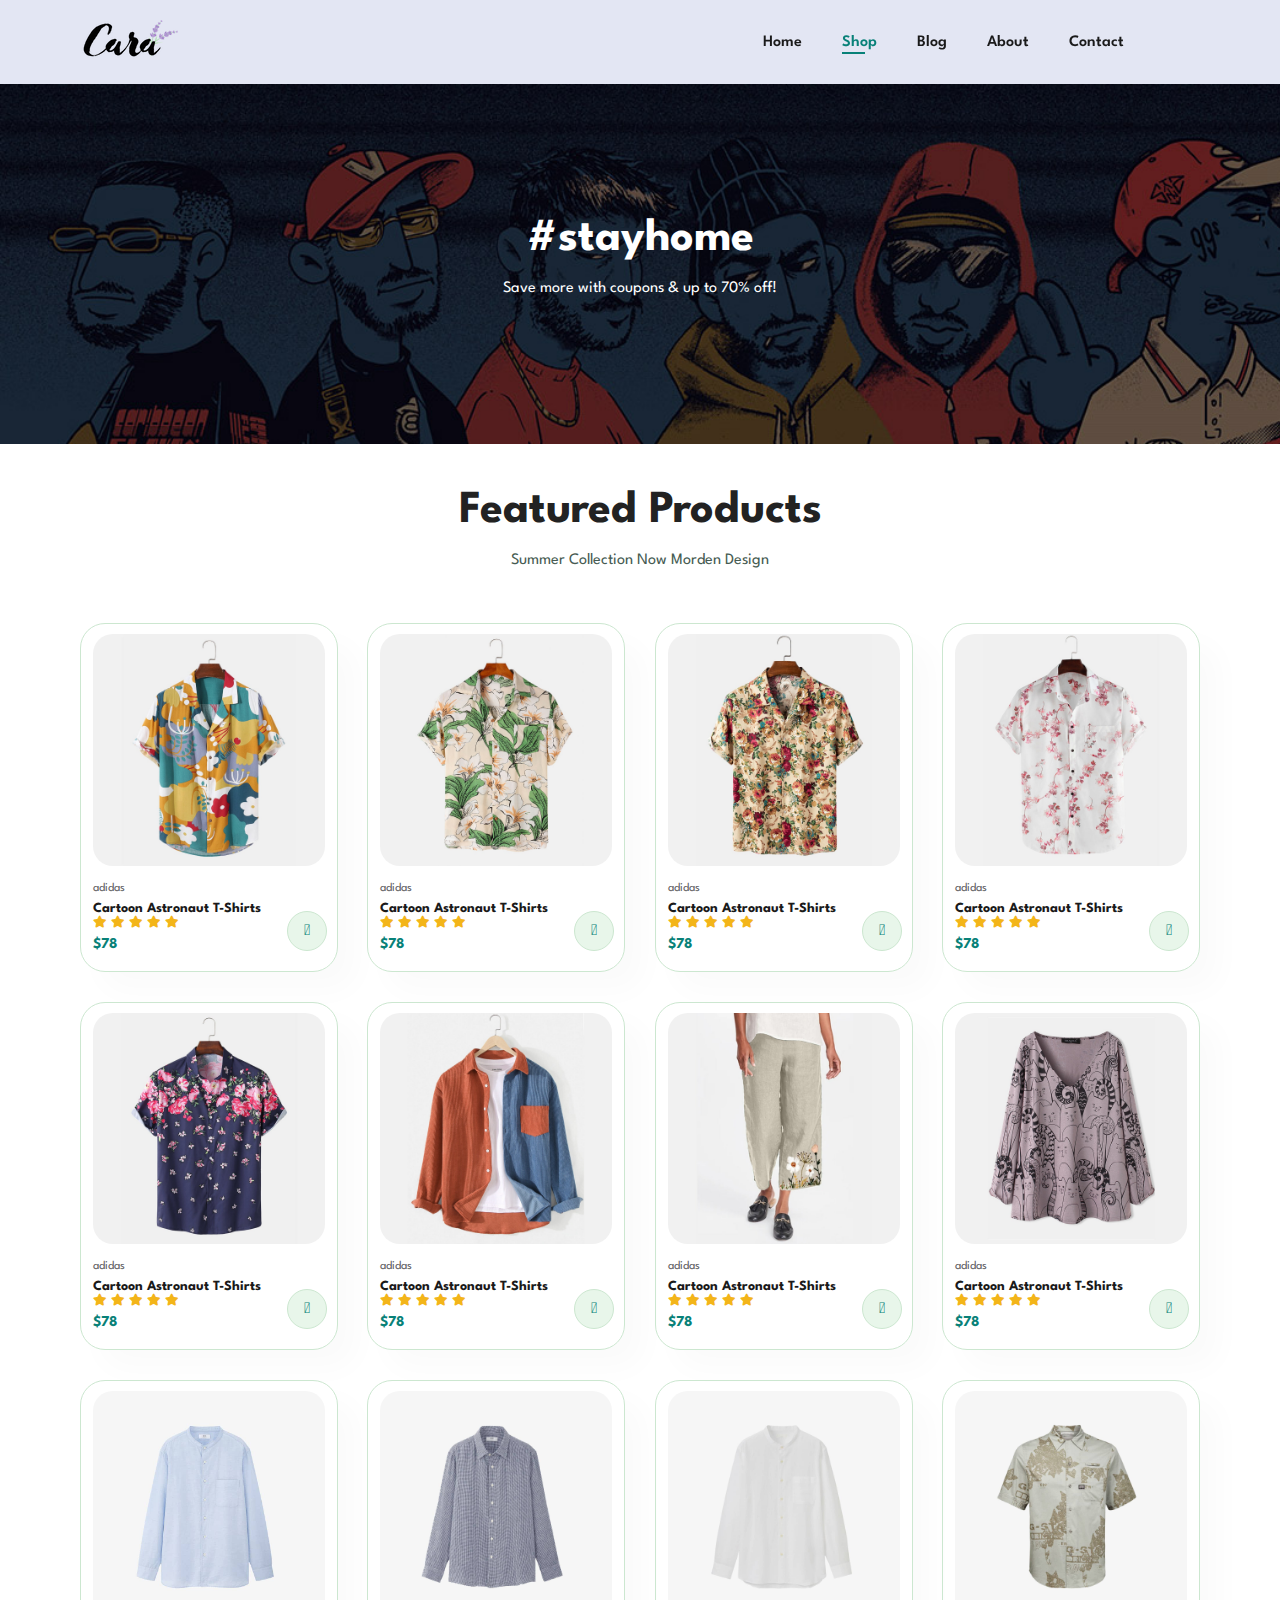
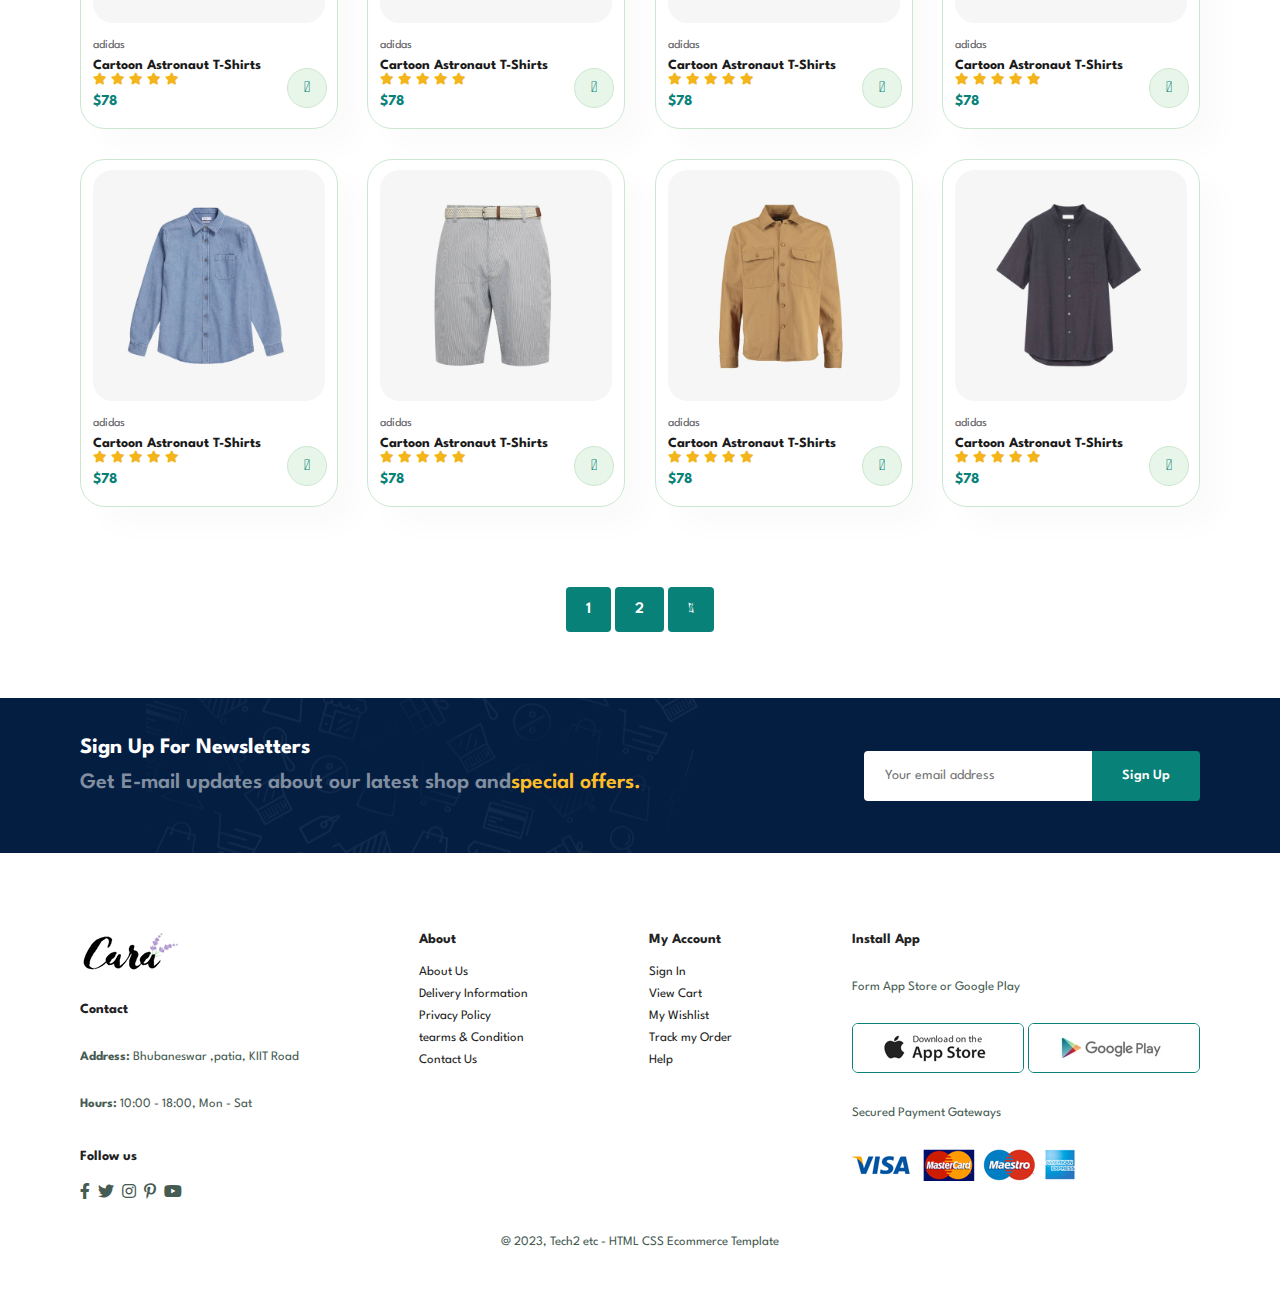
<file: shop.html>
<!DOCTYPE html>
<html lang="en">

    <head>
        <meta charset="UTF-8">
        <meta http-equiv="X-UA-Compatible" content="IE=edge">
        <meta name="viewport" content="width=device-width, initial-scale=1.0">
        <title>Tech2etc Ecommerce Tutorial</title>
        <link rel="stylesheet" href="https://pro.fontawesome.com/releases/v5.10.0/css/all.css" />

        <link rel="stylesheet" href="style.css">
    </head>

    <body>
         
        <section id="header">
            <a href="#"><img src="img/logo.png" class="logo" alt=""></a>

        <div>
            <ul id="navbar">
                <li><a  href="index.html">Home</a></li>
                <li><a class="active" href="shop.html">Shop</a></li>
                <li><a href="blog.html">Blog</a></li>
                <li><a href="about.html">About</a></li>
                <li><a href="contact.html">Contact</a></li>
                <li id="lg-bag"><a href="cart.html"><i class="far fa-shopping-bag"></i></a></li>
                <a href="#" id="close"><i class="far fa-times"></i></a>
            </ul>
        </div>
        <div id="mobile">
            
            <a href="cart.html"><i class="far fa-shopping-bag"></i></a>
            <i id="bar" class="fas fa-outdent"></i>
        </div>
        </section>


        <section id="page-header">
            <h2>#stayhome</h2>
            <p>Save more with coupons & up to 70% off!</p>
        </section>

        <section id="product1" class="section-p1">
            <h2>Featured Products</h2>
            <p>Summer Collection Now Morden Design</p>
            <div class="pro-container">
                <div class="pro" onclick=" window.location.href='sproduct.html'">
                    <img src="img/products/f1.jpg" alt="">
                    <div class="des">
                        <span>adidas</span>
                        <h5>Cartoon Astronaut T-Shirts</h5>
                        <div class="star">
                            <i class="fas fa-star"></i>
                            <i class="fas fa-star"></i>
                            <i class="fas fa-star"></i>
                            <i class="fas fa-star"></i>
                            <i class="fas fa-star"></i>
                        </div>
                        <h4>$78</h4>
                    </div>
                    <a href="#"><i class="fal fa-shopping-cart cart"></i></a>
                </div>
                <div class="pro" onclick=" window.location.href='sproduct.html'">
                    <img src="img/products/f2.jpg" alt="">
                    <div class="des">
                        <span>adidas</span>
                        <h5>Cartoon Astronaut T-Shirts</h5>
                        <div class="star">
                            <i class="fas fa-star"></i>
                            <i class="fas fa-star"></i>
                            <i class="fas fa-star"></i>
                            <i class="fas fa-star"></i>
                            <i class="fas fa-star"></i>
                        </div>
                        <h4>$78</h4>
                    </div>
                    <a href="#"><i class="fal fa-shopping-cart cart"></i></a>
                </div>
                <div class="pro" onclick=" window.location.href='sproduct.html'">
                    <img src="img/products/f3.jpg" alt="">
                    <div class="des">
                        <span>adidas</span>
                        <h5>Cartoon Astronaut T-Shirts</h5>
                        <div class="star">
                            <i class="fas fa-star"></i>
                            <i class="fas fa-star"></i>
                            <i class="fas fa-star"></i>
                            <i class="fas fa-star"></i>
                            <i class="fas fa-star"></i>
                        </div>
                        <h4>$78</h4>
                    </div>
                    <a href="#"><i class="fal fa-shopping-cart cart"></i></a>
                </div>
                <div class="pro" onclick=" window.location.href='sproduct.html'">
                    <img src="img/products/f4.jpg" alt="">
                    <div class="des">
                        <span>adidas</span>
                        <h5>Cartoon Astronaut T-Shirts</h5>
                        <div class="star">
                            <i class="fas fa-star"></i>
                            <i class="fas fa-star"></i>
                            <i class="fas fa-star"></i>
                            <i class="fas fa-star"></i>
                            <i class="fas fa-star"></i>
                        </div>
                        <h4>$78</h4>
                    </div>
                    <a href="#"><i class="fal fa-shopping-cart cart"></i></a>
                </div>
                <div class="pro" onclick=" window.location.href='sproduct.html'">
                    <img src="img/products/f5.jpg" alt="">
                    <div class="des">
                        <span>adidas</span>
                        <h5>Cartoon Astronaut T-Shirts</h5>
                        <div class="star">
                            <i class="fas fa-star"></i>
                            <i class="fas fa-star"></i>
                            <i class="fas fa-star"></i>
                            <i class="fas fa-star"></i>
                            <i class="fas fa-star"></i>
                        </div>
                        <h4>$78</h4>
                    </div>
                    <a href="#"><i class="fal fa-shopping-cart cart"></i></a>
                </div>
                <div class="pro" onclick=" window.location.href='sproduct.html'">
                    <img src="img/products/f6.jpg" alt="">
                    <div class="des">
                        <span>adidas</span>
                        <h5>Cartoon Astronaut T-Shirts</h5>
                        <div class="star">
                            <i class="fas fa-star"></i>
                            <i class="fas fa-star"></i>
                            <i class="fas fa-star"></i>
                            <i class="fas fa-star"></i>
                            <i class="fas fa-star"></i>
                        </div>
                        <h4>$78</h4>
                    </div>
                    <a href="#"><i class="fal fa-shopping-cart cart"></i></a>
                </div>
                <div class="pro" onclick=" window.location.href='sproduct.html'">
                    <img src="img/products/f7.jpg" alt="">
                    <div class="des">
                        <span>adidas</span>
                        <h5>Cartoon Astronaut T-Shirts</h5>
                        <div class="star">
                            <i class="fas fa-star"></i>
                            <i class="fas fa-star"></i>
                            <i class="fas fa-star"></i>
                            <i class="fas fa-star"></i>
                            <i class="fas fa-star"></i>
                        </div>
                        <h4>$78</h4>
                    </div>
                    <a href="#"><i class="fal fa-shopping-cart cart"></i></a>
                </div>
                <div class="pro" onclick=" window.location.href='sproduct.html'">
                    <img src="img/products/f8.jpg" alt="">
                    <div class="des">
                        <span>adidas</span>
                        <h5>Cartoon Astronaut T-Shirts</h5>
                        <div class="star">
                            <i class="fas fa-star"></i>
                            <i class="fas fa-star"></i>
                            <i class="fas fa-star"></i>
                            <i class="fas fa-star"></i>
                            <i class="fas fa-star"></i>
                        </div>
                        <h4>$78</h4>
                    </div>
                    <a href="#"><i class="fal fa-shopping-cart cart"></i></a>
                </div>
          
                <div class="pro" onclick=" window.location.href='sproduct.html'">
                    <img src="img/products/n1.jpg" alt="">
                    <div class="des">
                        <span>adidas</span>
                        <h5>Cartoon Astronaut T-Shirts</h5>
                        <div class="star">
                            <i class="fas fa-star"></i>
                            <i class="fas fa-star"></i>
                            <i class="fas fa-star"></i>
                            <i class="fas fa-star"></i>
                            <i class="fas fa-star"></i>
                        </div>
                        <h4>$78</h4>
                    </div>
                    <a href="#"><i class="fal fa-shopping-cart cart"></i></a>
                </div>
                <div class="pro" onclick=" window.location.href='sproduct.html'">
                    <img src="img/products/n2.jpg" alt="">
                    <div class="des">
                        <span>adidas</span>
                        <h5>Cartoon Astronaut T-Shirts</h5>
                        <div class="star">
                            <i class="fas fa-star"></i>
                            <i class="fas fa-star"></i>
                            <i class="fas fa-star"></i>
                            <i class="fas fa-star"></i>
                            <i class="fas fa-star"></i>
                        </div>
                        <h4>$78</h4>
                    </div>
                    <a href="#"><i class="fal fa-shopping-cart cart"></i></a>
                </div>
                <div class="pro" onclick=" window.location.href='sproduct.html'">
                    <img src="img/products/n3.jpg" alt="">
                    <div class="des">
                        <span>adidas</span>
                        <h5>Cartoon Astronaut T-Shirts</h5>
                        <div class="star">
                            <i class="fas fa-star"></i>
                            <i class="fas fa-star"></i>
                            <i class="fas fa-star"></i>
                            <i class="fas fa-star"></i>
                            <i class="fas fa-star"></i>
                        </div>
                        <h4>$78</h4>
                    </div>
                    <a href="#"><i class="fal fa-shopping-cart cart"></i></a>
                </div>
                <div class="pro" onclick=" window.location.href='sproduct.html'">
                    <img src="img/products/n4.jpg" alt="">
                    <div class="des">
                        <span>adidas</span>
                        <h5>Cartoon Astronaut T-Shirts</h5>
                        <div class="star">
                            <i class="fas fa-star"></i>
                            <i class="fas fa-star"></i>
                            <i class="fas fa-star"></i>
                            <i class="fas fa-star"></i>
                            <i class="fas fa-star"></i>
                        </div>
                        <h4>$78</h4>
                    </div>
                    <a href="#"><i class="fal fa-shopping-cart cart"></i></a>
                </div>
                <div class="pro" onclick=" window.location.href='sproduct.html'">
                    <img src="img/products/n5.jpg" alt="">
                    <div class="des">
                        <span>adidas</span>
                        <h5>Cartoon Astronaut T-Shirts</h5>
                        <div class="star">
                            <i class="fas fa-star"></i>
                            <i class="fas fa-star"></i>
                            <i class="fas fa-star"></i>
                            <i class="fas fa-star"></i>
                            <i class="fas fa-star"></i>
                        </div>
                        <h4>$78</h4>
                    </div>
                    <a href="#"><i class="fal fa-shopping-cart cart"></i></a>
                </div>
                <div class="pro" onclick=" window.location.href='sproduct.html'">
                    <img src="img/products/n6.jpg" alt="">
                    <div class="des">
                        <span>adidas</span>
                        <h5>Cartoon Astronaut T-Shirts</h5>
                        <div class="star">
                            <i class="fas fa-star"></i>
                            <i class="fas fa-star"></i>
                            <i class="fas fa-star"></i>
                            <i class="fas fa-star"></i>
                            <i class="fas fa-star"></i>
                        </div>
                        <h4>$78</h4>
                    </div>
                    <a href="#"><i class="fal fa-shopping-cart cart"></i></a>
                </div>
                <div class="pro" onclick=" window.location.href='sproduct.html'">
                    <img src="img/products/n7.jpg" alt="">
                    <div class="des">
                        <span>adidas</span>
                        <h5>Cartoon Astronaut T-Shirts</h5>
                        <div class="star">
                            <i class="fas fa-star"></i>
                            <i class="fas fa-star"></i>
                            <i class="fas fa-star"></i>
                            <i class="fas fa-star"></i>
                            <i class="fas fa-star"></i>
                        </div>
                        <h4>$78</h4>
                    </div>
                    <a href="#"><i class="fal fa-shopping-cart cart"></i></a>
                </div>
                <div class="pro" onclick=" window.location.href='sproduct.html'">
                    <img src="img/products/n8.jpg" alt="">
                    <div class="des">
                        <span>adidas</span>
                        <h5>Cartoon Astronaut T-Shirts</h5>
                        <div class="star">
                            <i class="fas fa-star"></i>
                            <i class="fas fa-star"></i>
                            <i class="fas fa-star"></i>
                            <i class="fas fa-star"></i>
                            <i class="fas fa-star"></i>
                        </div>
                        <h4>$78</h4>
                    </div>
                    <a href="#"><i class="fal fa-shopping-cart cart"></i></a>
                </div>
            </div>
        </section>

        <section id="pagination" class="section-p1">
            <a href="#">1</a>
            <a href="#">2</a>
            <a href="#"><i class="fal fa-long-arrow-alt-right"></i></a>
        </section>

        <section id="newsletter" class="section-p1 section-m1" >
            <div class="newstext">
                <h4>Sign Up For Newsletters</h4>
                <p>Get E-mail updates about our latest shop and<span>special offers.</span></p>
            </div>
            <div class="form">
                <input type="text" placeholder="Your email address">
                <button class="normal">Sign Up</button>
            </div>
        </section>

         <footer class="section-p1">
            <div class="col">
                <img class="logo" src="img/logo.png" alt="">
                <h4>Contact</h4>
                <p><strong>Address: </strong> Bhubaneswar ,patia, KIIT Road</p>
                <p><strong>Hours: </strong> 10:00 - 18:00, Mon - Sat</p>
                <div class="follow">
                    <h4>Follow us</h4>
                    <div class="icon">
                        <i class="fab fa-facebook-f"></i>
                        <i class="fab fa-twitter"></i>
                        <i class="fab fa-instagram"></i>
                        <i class="fab fa-pinterest-p"></i>
                        <i class="fab fa-youtube"></i>
                    </div>
                </div>
            </div>

            <div class="col">
                <h4>About</h4>
                <a href="#">About Us</a>
                <a href="#">Delivery Information</a>
                <a href="#">Privacy Policy</a>
                <a href="#">tearms & Condition</a>
                <a href="#">Contact Us</a>
            </div>

            <div class="col">
                <h4>My Account</h4>
                <a href="#">Sign In</a>
                <a href="#">View Cart</a>
                <a href="#">My Wishlist</a>
                <a href="#">Track my Order</a>
                <a href="#">Help</a>
            </div>

            <div class="col install">
                <h4>Install App</h4>
                <p>Form App Store or Google Play</p>
                <div class="row">
                    <img src="img/pay/app.jpg" alt="">
                    <img src="img/pay/play.jpg" alt="">
                </div>
                <p>Secured Payment Gateways</p>
                <img src="img/pay/pay.png" alt="">
            </div>

            <div class="copyright">
                <p>@ 2023, Tech2 etc - HTML CSS Ecommerce Template</p>
            </div>

         </footer>

        <script src="script.js"></script>
    </body>

</html>
</file>
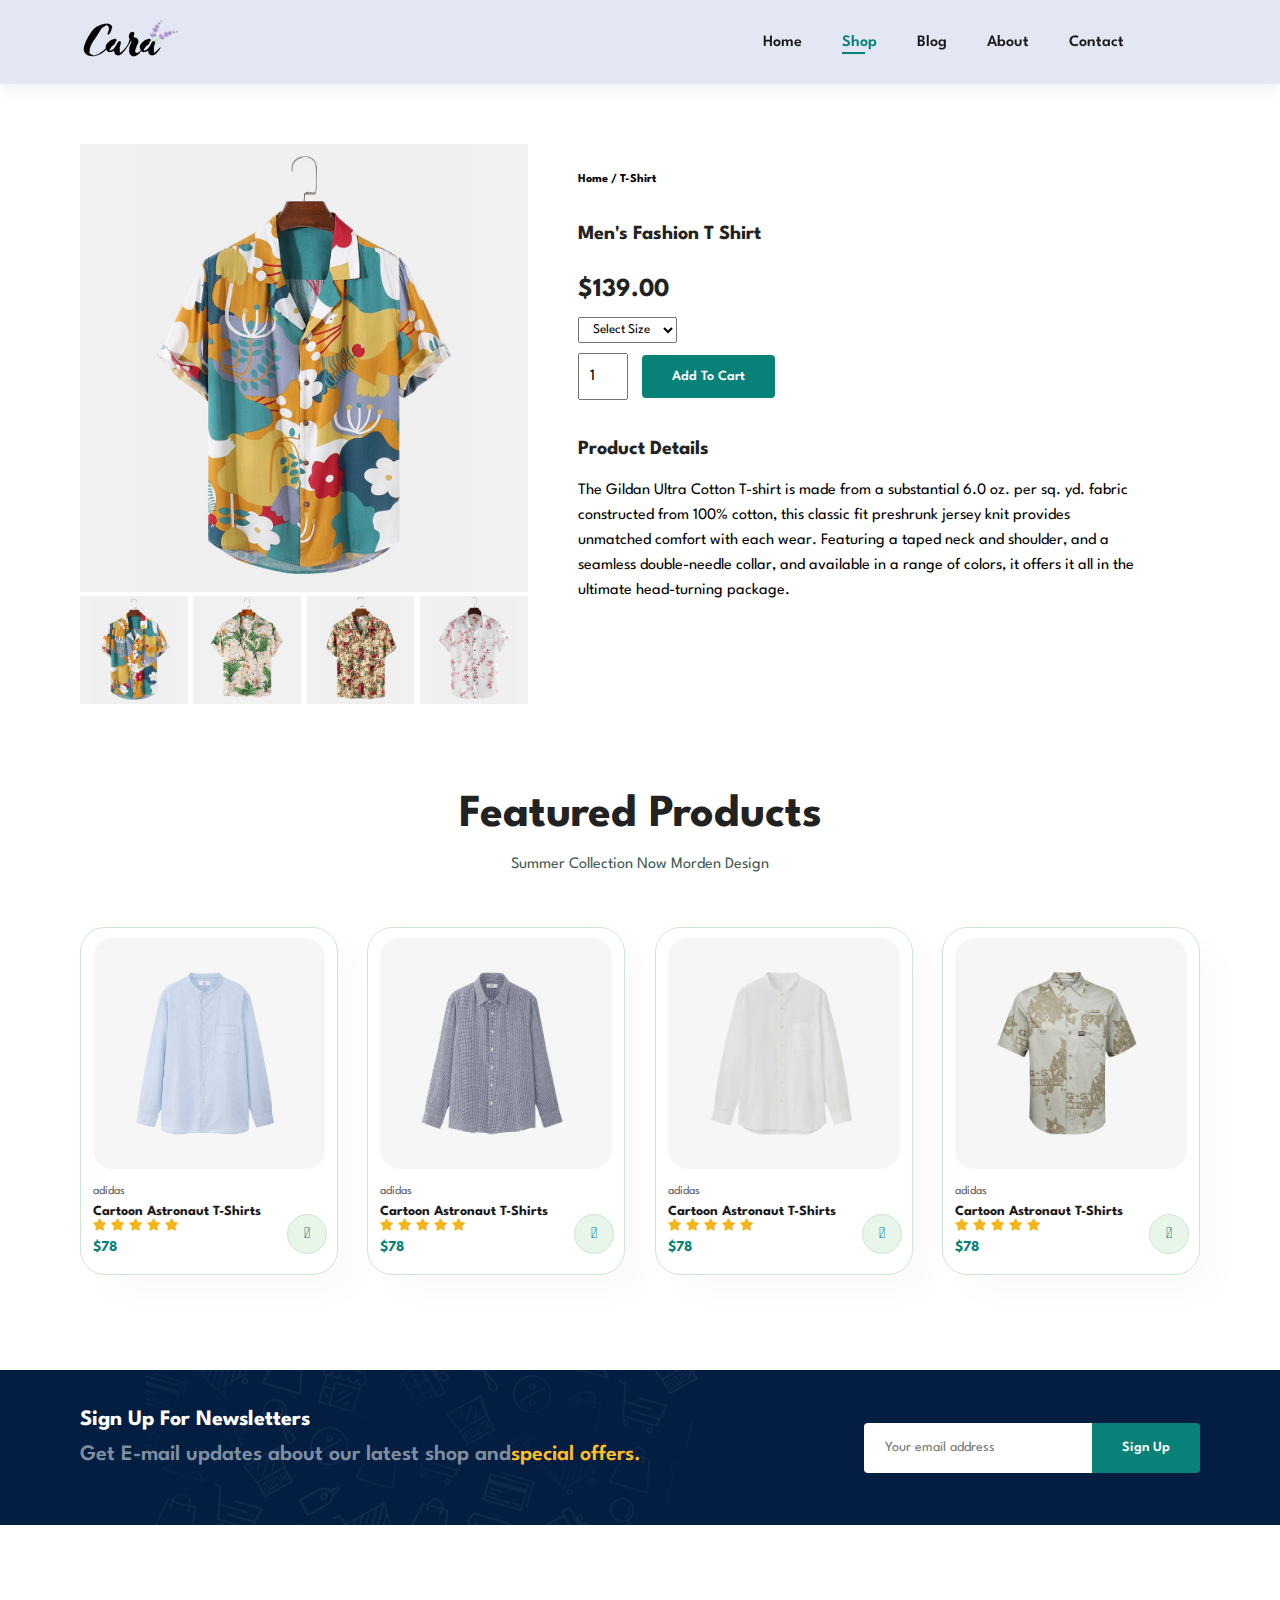
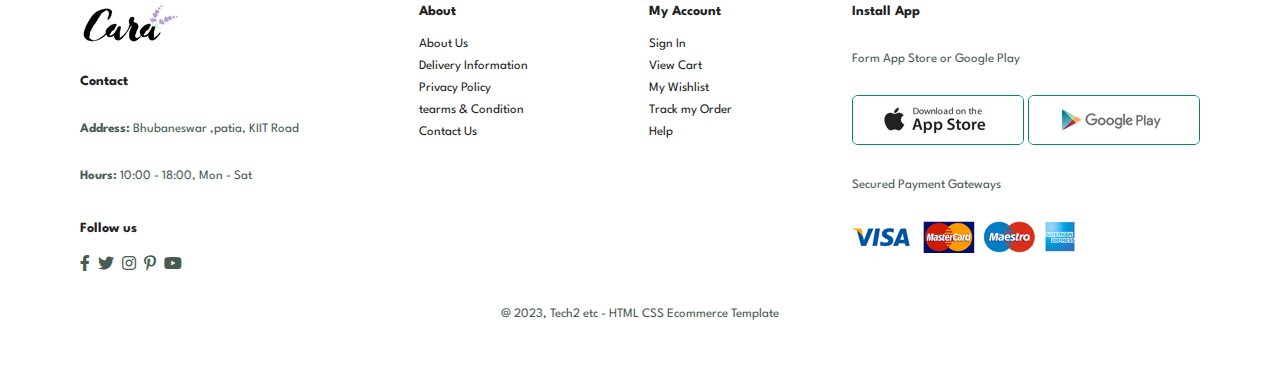
<file: sproduct.html>
<!DOCTYPE html>
<html lang="en">

<head>
    <meta charset="UTF-8">
    <meta http-equiv="X-UA-Compatible" content="IE=edge">
    <meta name="viewport" content="width=device-width, initial-scale=1.0">
    <title>Tech2etc Ecommerce Tutorial</title>
    <link rel="stylesheet" href="https://pro.fontawesome.com/releases/v5.10.0/css/all.css" />

    <link rel="stylesheet" href="style.css">
</head>

<body>

    <section id="header">
        <a href="#"><img src="img/logo.png" class="logo" alt=""></a>

        <div>
            <ul id="navbar">
                <li><a href="index.html">Home</a></li>
                <li><a class="active" href="shop.html">Shop</a></li>
                <li><a href="blog.html">Blog</a></li>
                <li><a href="about.html">About</a></li>
                <li><a href="contact.html">Contact</a></li>
                <li id="lg-bag"><a href="cart.html"><i class="far fa-shopping-bag"></i></a></li>
                <a href="#" id="close"><i class="far fa-times"></i></a>
            </ul>
        </div>
        <div id="mobile">

            <a href="cart.html"><i class="far fa-shopping-bag"></i></a>
            <i id="bar" class="fas fa-outdent"></i>
        </div>
    </section>

    <section id="prodetails" class="section-p1">
        <div class="single-pro-image">
            <img src="img/products/f1.jpg" width="100%" id="MainImg" alt="">

            <div class="small-img-group">
                <div class="small-img-col">
                    <img src="img/products/f1.jpg" width="100%" class="small-img" alt="">
                </div>
                <div class="small-img-col">
                    <img src="img/products/f2.jpg" width="100%" class="small-img" alt="">
                </div>
                <div class="small-img-col">
                    <img src="img/products/f3.jpg" width="100%" class="small-img" alt="">
                </div>
                <div class="small-img-col">
                    <img src="img/products/f4.jpg" width="100%" class="small-img" alt="">
                </div>
            </div>
        </div>
        <div class="single-pro-details">
            <h6>Home / T-Shirt</h6>
            <h4>Men's Fashion T Shirt</h4>
            <h2>$139.00</h2>
            <select>
                <option>Select Size</option>
                <option>XL</option>
                <option>XXL</option>
                <option>Small</option>
                <option>Large</option>
            </select>
            <input type="number" value="1">
            <button class="normal">Add To Cart</button>
            <h4>Product Details</h4>
            <span>The Gildan Ultra Cotton T-shirt is made from a substantial 6.0 oz. per sq. yd. fabric constructed from
                100% cotton, this classic fit preshrunk jersey knit provides unmatched comfort with each wear. Featuring
                a taped neck and shoulder, and a seamless double-needle collar, and available in a range of colors, it
                offers it all in the ultimate head-turning package.</span>
        </div>
    </section>

    <section id="product1" class="section-p1">
        <h2>Featured Products</h2>
        <p>Summer Collection Now Morden Design</p>
        <div class="pro-container">
            <div class="pro">
                <img src="img/products/n1.jpg" alt="">
                <div class="des">
                    <span>adidas</span>
                    <h5>Cartoon Astronaut T-Shirts</h5>
                    <div class="star">
                        <i class="fas fa-star"></i>
                        <i class="fas fa-star"></i>
                        <i class="fas fa-star"></i>
                        <i class="fas fa-star"></i>
                        <i class="fas fa-star"></i>
                    </div>
                    <h4>$78</h4>
                </div>
                <a href="#"><i class="fal fa-shopping-cart cart"></i></a>
            </div>
            <div class="pro">
                <img src="img/products/n2.jpg" alt="">
                <div class="des">
                    <span>adidas</span>
                    <h5>Cartoon Astronaut T-Shirts</h5>
                    <div class="star">
                        <i class="fas fa-star"></i>
                        <i class="fas fa-star"></i>
                        <i class="fas fa-star"></i>
                        <i class="fas fa-star"></i>
                        <i class="fas fa-star"></i>
                    </div>
                    <h4>$78</h4>
                </div>
                <a href="#"><i class="fal fa-shopping-cart cart"></i></a>
            </div>
            <div class="pro">
                <img src="img/products/n3.jpg" alt="">
                <div class="des">
                    <span>adidas</span>
                    <h5>Cartoon Astronaut T-Shirts</h5>
                    <div class="star">
                        <i class="fas fa-star"></i>
                        <i class="fas fa-star"></i>
                        <i class="fas fa-star"></i>
                        <i class="fas fa-star"></i>
                        <i class="fas fa-star"></i>
                    </div>
                    <h4>$78</h4>
                </div>
                <a href="#"><i class="fal fa-shopping-cart cart"></i></a>
            </div>
            <div class="pro">
                <img src="img/products/n4.jpg" alt="">
                <div class="des">
                    <span>adidas</span>
                    <h5>Cartoon Astronaut T-Shirts</h5>
                    <div class="star">
                        <i class="fas fa-star"></i>
                        <i class="fas fa-star"></i>
                        <i class="fas fa-star"></i>
                        <i class="fas fa-star"></i>
                        <i class="fas fa-star"></i>
                    </div>
                    <h4>$78</h4>
                </div>
                <a href="#"><i class="fal fa-shopping-cart cart"></i></a>
            </div>
            
        </div>
    </section>

    <section id="newsletter" class="section-p1 section-m1">
        <div class="newstext">
            <h4>Sign Up For Newsletters</h4>
            <p>Get E-mail updates about our latest shop and<span>special offers.</span></p>
        </div>
        <div class="form">
            <input type="text" placeholder="Your email address">
            <button class="normal">Sign Up</button>
        </div>
    </section>

    <footer class="section-p1">
        <div class="col">
            <img class="logo" src="img/logo.png" alt="">
            <h4>Contact</h4>
            <p><strong>Address: </strong> Bhubaneswar ,patia, KIIT Road</p>
            <p><strong>Hours: </strong> 10:00 - 18:00, Mon - Sat</p>
            <div class="follow">
                <h4>Follow us</h4>
                <div class="icon">
                    <i class="fab fa-facebook-f"></i>
                    <i class="fab fa-twitter"></i>
                    <i class="fab fa-instagram"></i>
                    <i class="fab fa-pinterest-p"></i>
                    <i class="fab fa-youtube"></i>
                </div>
            </div>
        </div>

        <div class="col">
            <h4>About</h4>
            <a href="#">About Us</a>
            <a href="#">Delivery Information</a>
            <a href="#">Privacy Policy</a>
            <a href="#">tearms & Condition</a>
            <a href="#">Contact Us</a>
        </div>

        <div class="col">
            <h4>My Account</h4>
            <a href="#">Sign In</a>
            <a href="#">View Cart</a>
            <a href="#">My Wishlist</a>
            <a href="#">Track my Order</a>
            <a href="#">Help</a>
        </div>

        <div class="col install">
            <h4>Install App</h4>
            <p>Form App Store or Google Play</p>
            <div class="row">
                <img src="img/pay/app.jpg" alt="">
                <img src="img/pay/play.jpg" alt="">
            </div>
            <p>Secured Payment Gateways</p>
            <img src="img/pay/pay.png" alt="">
        </div>

        <div class="copyright">
            <p>@ 2023, Tech2 etc - HTML CSS Ecommerce Template</p>
        </div>

    </footer>

    <script>
        var MainImg = document.getElementById("MainImg");
        var smallimg = document.getElementsByClassName("small-img");

        smallimg[0].onclick = function(){
            MainImg.src = smallimg[0].src;
        }
        smallimg[1].onclick = function(){
            MainImg.src = smallimg[1].src;
        }
        smallimg[2].onclick = function(){
            MainImg.src = smallimg[2].src;
        }
        smallimg[3].onclick = function(){
            MainImg.src = smallimg[3].src;
        }
    </script>

    <script src="script.js"></script>
</body>

</html>
</file>
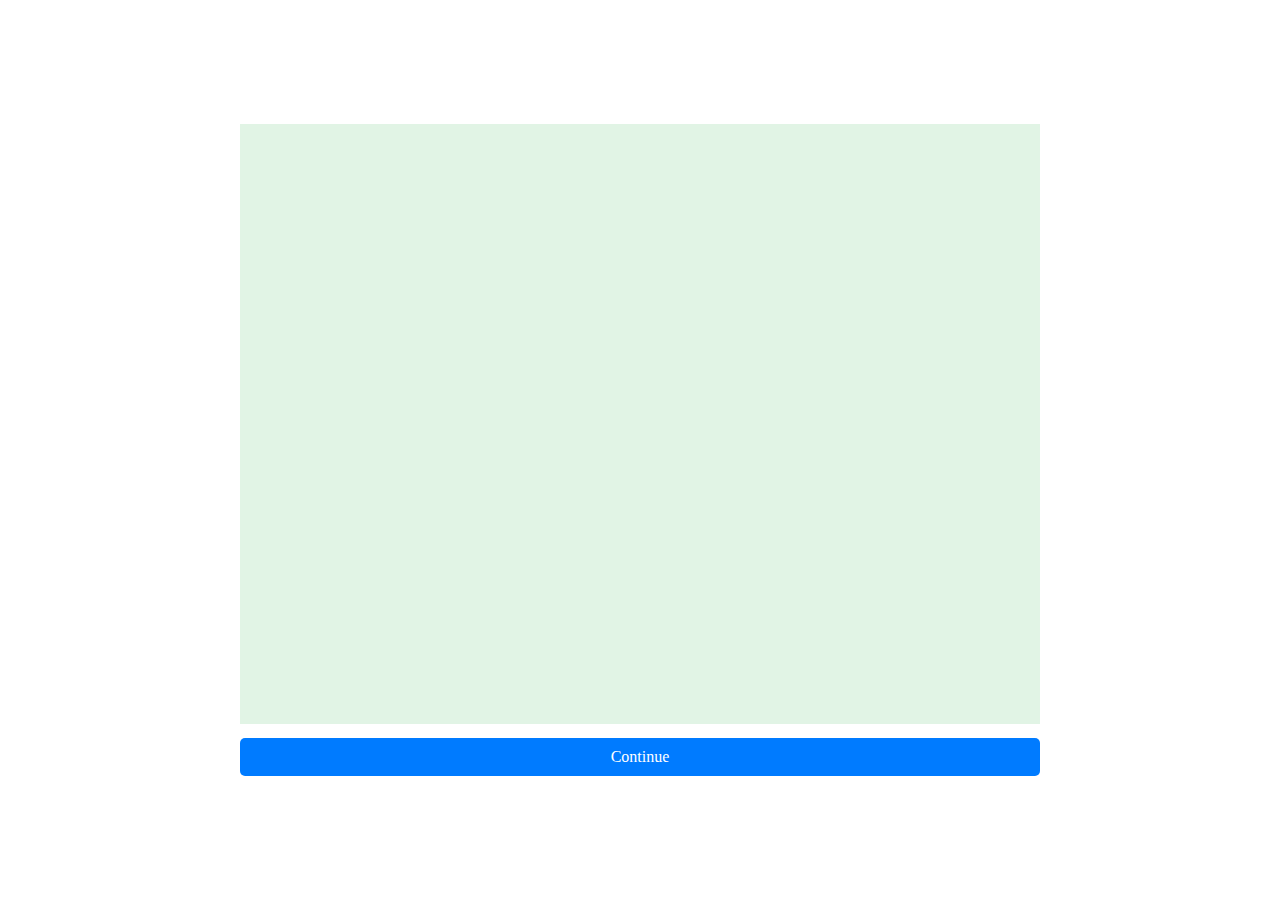
<file: success.html>
<!-- <!DOCTYPE html>
<html lang="en">
<head>
    <meta charset="UTF-8">
    <meta name="viewport" content="width=device-width, initial-scale=1.0">
    <link rel="stylesheet" href="success.css">
    <title>Document</title>
</head>
<body>
    <div class="">
        <img src="img/pay/success.gif" alt="">
    </div>sucess
    <div>
        <a href="index.html">

            Continue
        </a>
    </div>
</body>
</html> -->

<!DOCTYPE html>
<html lang="en">
<head>
    <meta charset="UTF-8">
    <meta name="viewport" content="width=device-width, initial-scale=1.0">
    <title>Document</title>
    <style>
        /* Centering the content */
        body {
            display: flex;
            justify-content: center;
            align-items: center;
            height: 100vh;
            margin: 0;
        }

        /* Styling the image */
        img {
            max-width: 100%;
            height: auto;
        }

        /* Styling the link */
        a {
            display: block;
            text-align: center;
            padding: 10px 20px;
            background-color: #007bff; /* Blue color, you can change it */
            color: #fff; /* White color */
            text-decoration: none;
            border-radius: 5px;
            transition: background-color 0.3s ease;
            margin-top: 10px; /* Added margin to separate from the GIF */
        }

        a:hover {
            background-color: #0056b3; /* Darker shade of blue on hover, you can change it */
        }
    </style>
</head>
<body>
    <div class="">
        <img src="img/pay/success.gif" alt="">
        
        <a href="index.html">Continue</a>
    </div>
</body>
</html>
</file>
<file: style.css>
@import url("https://fonts.googleapis.com/css2?family=Spartan:wght@100;200;300;400;500;600;700;800;900&display=swap");
* {
  margin: 0;
  padding: 0;
  box-sizing: border-box;
  font-family: "Spartan", sans-serif;
}
::-webkit-scrollbar{
  display: none;
}

html {
  scroll-behavior: smooth;
}

/* Global Styles */

h1 {
  font-size: 50px;
  line-height: 64px;
  color: #222;
}

h2 {
  font-size: 46px;
  line-height: 54px;
  color: #222;
}

h4 {
  font-size: 20px;
  color: #222;
}

h6 {
  font-weight: 700;
  font-size: 12px;
}

p {
  font-size: 16px;
  color: #465b52;
  margin: 15px 0 20px 0;
}

.section-p1 {
  padding: 40px 80px;
}

.section-m1 {
  margin: 40px 0;
}

button.normal{
  font-size: 14px;
  font-weight: 600;
  padding: 15px 30px;
  color: #000;
  background-color: #fff;
  border-radius: 4px;
  cursor: pointer;
  border: none;
  outline: none;
  transition: 0.2s;
}

button.white{
  font-size: 13px;
  font-weight: 600;
  padding: 11px 18px;
  color: #fff;
  background-color: transparent;
  cursor: pointer;
  border: 1px solid #fff;
  outline: none;
  transition: 0.2s;
}

body {
  width: 100%;
}

/* Header Start */

#header{
  display: flex;
  align-items: center;
  justify-content: space-between;
  padding: 20px 80px;
  background: #E3E6F3;
  box-shadow: 0 5px 15px rgba(0, 0, 0, 0.06);
  z-index: 999;
  position: sticky;
  top: 0;
  left: 0;
}

#navbar{
  display: flex;
  align-items: center;
  justify-content: center;
}

#navbar li{
  list-style: none;
  padding: 0 20px;
  position: relative;
}

#navbar li a{
  text-decoration: none;
  font-size: 16px;
  font-weight: 600;
  color: #1a1a1a;
  transition:  0.3s ease;
}

#navbar li a:hover{
  color: #088178;
}

#navbar li a:hover,
#navbar li a.active{
  color: #088178;
}

#navbar li a.active::after,
#navbar li a:hover::after{
  content: "";
  width: 30%;
  height: 2px;
  background: #088178;
  position: absolute;
  bottom: -4px;
  left: 20px;
}

#mobile{
  display: none;
  align-items: center;
}

#close{
  display: none;
}


/*Home Page*/
#hero{
  background-image: url("img/hero4.png");
  height: 90vh;
  width: 100%;
  background-size: cover;
  background-position: top 20% right 0;
  padding: 0 80px;
  display: flex;
  flex-direction: column;
  align-items: flex-start;
  justify-content: center;
}

#hero h4{
   padding-bottom: 15px;
}

#hero h1{
  color: #088178;
}

#hero button{
  background-image: url("img/button.png");
  background-color: transparent;
  color: #088178;
  border: 0;
  padding: 14px 80px 14px 65px;
  background-repeat:no-repeat;
  cursor: pointer;
  font-weight: 700;
  font-size: 15px;
}

#feature{
  display: flex;
  align-items: center;
  justify-content: space-between;
  flex-wrap: wrap;
}

#feature .fe-box{
  width: 180px;
  text-align: center;
  padding: 25px 15px;
  box-shadow: 20px 20px 34px rgba(0, 0, 0, 0.03);
  border: 1px solid #cce7d0;
  border-radius: 4px;
  margin: 15px 0;
}

#feature .fe-box:hover{
  box-shadow: 10px 10px 54px rgba(70, 62, 221, 0.1);
}

#feature .fe-box img{
  width: 100%;
  margin-bottom: 10px;
}

#feature .fe-box h6{
  display: inline-block;
    padding: 9px 8px 6px 8px;
    line-height: 1;
    border-radius: 4px;
    color: #088178;
    background-color: #fddde4;
}

#feature .fe-box:nth-child(2) h6{
  background-color: #cdebbc;
}
#feature .fe-box:nth-child(3) h6{
  background-color: #d1e8f2;
}
#feature .fe-box:nth-child(4) h6{
  background-color: #cdd4f8;
}
#feature .fe-box:nth-child(5) h6{
  background-color: #f6dbf6;
}
#feature .fe-box:nth-child(6) h6{
  background-color: #fff2e5;
}

#product1{
  text-align: center;
}

#product1 .pro-container{
  display: flex;
  justify-content: space-between;
  padding-top: 20px;
  flex-wrap: wrap;
}

#product1 .pro{
  width: 23%;
  min-width: 250px;
  padding: 10px 12px;
  border: 1px solid #cce7d0;
  border-radius: 25px;
  cursor: pointer;
  box-shadow: 20px 20px 30px rgba(0, 0, 0, 0.02);
  margin: 15px 0;
  transition: 0.2s ease;
  position: relative;
}

#product1 .pro:hover{
  box-shadow: 20px 20px 30px rgba(0, 0, 0, 0.06);
}

#product1 .pro img{
  width: 100%;
  border-radius: 20px;
}

#product1 .pro .des{
  text-align: start;
  padding: 10px 0;
}

#product1 .pro .des span{
  color: #606063;
  font-size: 12px;
}

#product1 .pro .des h5{
  padding-top: 7px;
  color: #1a1a1a;
  font-size: 14px;
}

#product1 .pro .des i{
  font-size: 12px;
  color: rgb(243, 181, 25);
}

#product1 .pro .des h4{
  padding-top: 7px;
  font-size: 15px;
  font-weight: 700;
  color: #088178;
}

#product1 .pro .cart{
  width: 40px;
  height: 40px;
  line-height: 40px;
  border-radius: 50px;
  background-color: #e8f6ea;
  font-weight: 500;
  color: #088178;
  border: 1px solid #cce7d0;
  position: absolute;
  bottom: 20px;
  right: 10px;
}

#banner{
  display: flex;
  flex-direction: column;
  justify-content: center;
  align-items: center;
  text-align: center;
  background-image: url("img/banner/b2.jpg");
  width: 100%;
  height: 40vh;
  background-size: cover;
  background-position: center;
}

#banner h4{
  color: #fff;
  font-size: 16px;
}

#banner h2{
  color: #fff;
  font-size: 30px;
  padding: 10px 0;
}

#banner h2 span{
  color: #ef3636;
}

#banner button:hover{
  background: #088178;
  color: #fff;
}

#sm-banner{
  display: flex;
  justify-content: space-between;
  flex-wrap: wrap;
}

#sm-banner .banner-box{
  display: flex;
  flex-direction: column;
  justify-content: center;
  align-items: flex-start;
  background-image: url("img/banner/b17.jpg");
  min-width: 540px;
  height: 50vh;
  background-size: cover;
  background-position: center;
  padding: 30px;
}

#sm-banner .banner-box2{
  background-image: url("img/banner/b10.jpg");
}

#sm-banner h4{
  color: #fff;
  font-size: 20px;
  font-weight: 300;
}

#sm-banner h2{
  color: #fff;
  font-size: 28px;
  font-weight: 800;
}

#sm-banner span{
  color: #fff;
  font-size: 14px;
  font-weight: 500;
  padding-bottom: 15px;
}

#sm-banner .banner-box:hover button{
  background: #088178;
  border: 1px solid #088178;
}

#banner3{
  display: flex;
  justify-content: space-between;
  flex-wrap: wrap;
  padding: 0 80px;
}

#banner3 .banner-box{
  display: flex;
  flex-direction: column;
  justify-content: center;
  align-items: flex-start;
  background-image: url("img/banner/b7.jpg");
  min-width: 30%;
  height: 30vh;
  background-size: cover;
  background-position: center;
  padding: 20px;
  margin-bottom: 20px;
}

#banner3 .banner-box2{
  background-image: url("img/banner/b4.jpg");
}

#banner3 .banner-box3{
  background-image: url("img/banner/b18.jpg");
}

#banner3 h2{
  color: #fff;
  font-weight: 900;
  font-size: 22px;
}

#banner3 h3{
  color: #ec544e;
  font-weight: 800;
  font-size: 15px;
}

#newsletter{
  display: flex;
  justify-content: space-between;
  flex-wrap: wrap;
  align-items: center;
  background-image: url("img/banner/b14.png");
  background-repeat: no-repeat;
  background-position: 20% 30%;
  background-color: #041e42;
}

#newsletter h4{
  font-size: 22px;
  font-weight: 700;
  color: #fff;
}

#newsletter p{
  font-size: 22px;
  font-weight: 600;
  color: #818ea0;
}

#newsletter p span{
  color: #ffbd27;
}

#newsletter .form{
  display: flex;
  width: 30%;
}

#newsletter input{
  height: 3.125rem;
  padding: 0 1.25rem;
  font-size: 14px;
  width: 100%;
  border: 1px solid transparent;
  border-radius: 4px;
  outline: none;
  border-top-right-radius: 0;
  border-bottom-right-radius: 0;
}

#newsletter button{
  background-color: #088178;
  color: #fff;
  white-space: nowrap;
  border-top-left-radius: 0;
  border-bottom-left-radius: 0;
}

footer{
  display: flex;
  flex-wrap: wrap;
  justify-content: space-between;
  
}

footer .col{
  display: flex;
  flex-direction: column;
  align-items: flex-start;
  margin-bottom: 20px;

}

footer .logo{
  margin-bottom: 30px;
}

footer h4{
  font-size: 14px;
  padding-bottom: 20px;
}

footer p{
  font-size: 13px;
  margin: o o 8px 0;
}

footer a{
  font-size: 13px;
  text-decoration: none;
  color: #222;
  margin-bottom: 10px;
}

footer .follow{
  margin-top: 20px;
}

footer .follow i{
  color: #465b52;
  padding-right: 4px;
  cursor: pointer;
}

footer .install .row img{
  border: 1px solid #088178;
  border-radius: 6px;
}

footer .install img{
  margin: 10px 0 15px 0;
}

footer .follow i:hover,
footer a:hover{
  color: #088178;
}

footer .copyright{
    width: 100%;
    text-align: center;
}

/* Shop Page */
#page-header{
  background-image: url("img/banner/b1.jpg");
  width: 100%;
  height: 40vh;
  background-size: cover;
  display: flex;
  justify-content: center;
  text-align: center;
  flex-direction: column;
  padding: 14px;
}

#page-header h2,
#page-header p{
  color: #fff;
}

#pagination{
  text-align: center;
}

#pagination a{
  text-decoration: none;
  background-color: #088178;
  padding: 15px 20px;
  border-radius: 4px;
  color: #fff;
  font-weight: 600;
}

#pagination a i{
  font-size: 16px;
  font-weight: 600;
}

/* single product*/

#prodetails{
  display: flex;
  margin-top: 20px;
}

#prodetails .single-pro-image{
    width: 40%;
    margin-right: 50px;
}

.small-img-group{
  display: flex;
  justify-content: space-between;
}

.small-img-col{
  flex-basis: 24%;
  cursor: pointer;
}

#prodetails .single-pro-details{
  width: 50%;
  padding-top: 30px;
}

#prodetails .single-pro-details h4{
  padding: 40px 0 20px;
}

#prodetails .single-pro-details h2{
  font-size: 26px;
}

#prodetails .single-pro-details select{
  display: block;
  padding: 5px 10px;
  margin-bottom: 10px;
}

#prodetails .single-pro-details input{
  width: 50px;
  height: 47px;
  padding-left: 10px;
  font-size: 16px;
  margin-right: 10px;
}

#prodetails .single-pro-details input:focus{
  outline: none;
}

#prodetails .single-pro-details button{
  background: #088178;
  color: #fff;
}

#prodetails .single-pro-details span{
  line-height: 25px;
}

/*Blog Page*/
#page-header.blog-header{
  background-image: url("img/banner/b19.jpg");
}

#blog{
  padding: 150px 150px 0 150px;
}

#blog .blog-box{
  display: flex;
  align-items: center;
  width: 100%;
  position: relative;
  padding-bottom: 90px;
}

#blog .blog-img{
  width: 50%;
  margin-right: 40px;
}

#blog img{
  width: 100%;
  height: 300px;
  object-fit: cover;
}

#blog .blog-details{
  width: 50%;
}

#blog .blog-details a{
  text-decoration: none;
  font-size: 11px;
  color: #000;
  font-weight: 700;
  position: relative;
  transition: 0.3s;
}

#blog .blog-details a::after{
  content: "";
  width: 50px;
  height: 2px;
  background-color: #000;
  position: absolute;
  top: 4px;
  right: -60px;
}

#blog .blog-details a:hover{
  color: #088178;
}

#blog .blog-details a:hover::after{
  background-color: #088178;
}

#blog .blog-box h1{
  position: absolute;
  top: -40px;
  left: 0;
  font-size: 70px;
  font-weight: 700;
  color: #c9cbce;
  z-index: -9;
}

/*About Page*/
#page-header.about-header{
 background-image: url("img/about/banner.png");
}

#about-head{
  display: flex;
  align-items: center;
}

#about-head img{
  width: 50%;
  height: auto;
}

#about-head div{
  padding-left: 40px;
}

#about-app{
  text-align: center;
}

#about-app .video{
  width: 70%;
  height: 100%;
  margin: 30px auto 0 auto;
}

#about-app .video video{
  width: 100%;
  height: 100%;
  border-radius: 20px;
}

/*Contact Page */
#contact-details{
  display: flex;
  align-items: center;
  justify-content: space-between;
}

#contact-details .details{
  width: 40%;
}

#contact-details .details span,
#form-details form span{
  font-size: 12px;
}

#contact-details .details h2,
#form-details form h2{
  font-size: 26px;
  line-height: 35px;
  padding: 20px 0;
}

#contact-details .details h3{
  font-size: 16px;
  padding-bottom: 15px;
}

#contact-details .details li{
  list-style: none;
  display: flex;
  padding: 10px 0;
}

#contact-details .details li i{
  font-size: 14px;
  padding-right: 22px;
}

#contact-details .details li p{
  margin: 0;
  font-size: 14px;
}

#contact-details .map{
  width: 55%;
  height: 400px;
}

#contact-details .map iframe{
  width: 100%;
  height: 100%;
}

#form-details{
  display: flex;
  justify-content: space-evenly;
  margin: 30px;
  padding: 30px;
  border: 1px solid #e1e1e1;
}

#form-details form{
  width: 65%;
  display: flex;
  flex-direction: column;
  align-items: flex-start;
}

#form-details form input,
#form-details form textarea{
  width: 100%;
  padding: 12px 15px;
  outline: none;
  margin-bottom: 20px;
  border: 1px solid#e1e1e1;
}

#form-details form button{
  background-color: #088178;
  color: #fff;
}

#form-details .people div{
  padding-bottom: 25px;
  display: flex;
  align-items: flex-start;
}

#form-details .people div img{
  width: 65;
  height: 65px;
  object-fit: cover;
  margin-right: 15px;
}

#form-details .people div p{
  margin: 0;
  font-size: 13px;
  line-height: 25px;
}

#form-details .people div p span{
  display: black;
  font-size: 16px;
  font-weight: 600;
  color: #000;
}

/* Cart Page*/
#cart{
  overflow-x: auto;
}

#cart table{
  width: 100%;
  border-collapse: collapse;
  table-layout: fixed;
  width-space: nowrap;
}

#cart table img{
  width: 70px;
}

#cart table td:nth-child(1){
  width: 100px;
  text-align: center;
}

#cart table td:nth-child(2){
  width: 150px;
  text-align: center;
}

#cart table td:nth-child(3){
  width: 250px;
  text-align: center;
}

#cart table td:nth-child(4),
#cart table td:nth-child(5),
#cart table td:nth-child(6){
  width: 150px;
  text-align: center;
}

#cart table td:nth-child(5) input{
  width: 70px;
  padding: 10px 5px 10px 15px;
}

#cart table thead{
  border: 1px solid #e2e9e1;
  border-left: none;
  border-right: none;
}
  
#cart table thead td{
  font-weight: 700;
  text-transform: uppercase;
  font-size: 13px;
  padding: 18px 0;
}

#cart table tbody tr td{
  padding-top: 15px;
}

#cart table tbody  td{
  font-size: 13px;
}

#cart-add{
  display: flex;
  flex-wrap: wrap;
  justify-content: space-between;
}

#coupon{
    width: 50%;
    margin-bottom: 30px;
}

#coupon h3,
#subtotal h3{
  padding-bottom: 15px;
}

#coupon input{
  padding: 10px 20px;
  outline: none;
  width: 60%;
  margin-right: 10px;
  border: 1px solid #e2e9e1;
}

#coupon button,
#subtotal button{
  background-color: #088178;
  color: #fff;
  padding: 12px 20px;
}

#subtotal{
  width: 50%;
  margin-bottom: 30px;
  border: 1px solid #e2e9e1;
  padding: 30px;
}

#subtotal table{
  border-collapse: collapse;
  width: 100%;
  margin-bottom: 20px;
}

#subtotal table td{
  width: 50%;
  border: 1px solid #e2e9e1;
  padding: 10px;
  font-size: 13px;
}

@media(max-width:799px){
  .section-p1{
    padding: 40px 40px;
  }
    #navbar{
      display: flex;
      flex-direction: column;
      align-items: flex-start;
      justify-content: flex-start;
      position: fixed;
      top: 0;
      right: -300px;
      height: 100vh;
      width: 300px;
      background-color: #E3E6F3;
      box-shadow: 0 40px 60px rgba(0, 0, 0, 0.1);
      padding: 80px 0 0 10px;
      transition: 0.3s;
    }

    #navbar.active{
      right: 0px;
    }

    #navbar li{
      margin-bottom: 25px;
    }

    #mobile{
      display: flex;
      align-items: center;
    }

    #mobile i{
       color: #1a1a1a;
       font-size: 24px;
       padding-left: 20px;
    }

    #close{
      display: initial;
      position: absolute;
      top: 30px;
      left: 30px;
      color: #222;
      font-size: 24px;
    }
    
    #lg-bag{
      display: none;
    }

    #hero {
      height: 70vh;
      padding: 0 80px;
      background-position: top 30% right 30%;
    }

    #feature{
      justify-content: center;
    }

    #feature  .fe-box{
      margin: 15px 15px;
    }

    #product1 .pro-container{
      justify-content: center;
    }

    #product1 .pro{
      margin: 15px;
    }

    #banner{
      height: 20vh;
    }

    #sm-banner .banner-box{
      min-width: 100%;
      height: 30vh;
    }

    #banner3{
      padding: 0 40px;
    }

    #banner3 .banner-box{
      width: 28%;
    }

    #newsletter .form{
      width: 70%;
    }
    
    /*contact page*/

    #form-details{
      padding: 40px;
    }

    #form-details form{
      width: 50%;
    }

}

@media(max-width: 477px){
  .section-p1{
    padding: 20px;
  }

  #header{
    padding: 10px 30px;
  }

  h1{
    font-size: 38px;
  }
  
  h2{
    font-size: 32px;
  }

  #hero{
    padding: 0 20px;
    background-position: 55%;
  }

  #feature{
    justify-content: space-evenly;
  }

  #feature .fe-box{
    width: 155px;
    margin: 0 0 15px 0;
  }

  #product1 .pro{
    width: 100%;
  }

  #banner{
    height: 40vh;
  }

  #sm-banner .banner-box{
    height: 40vh;
  }

  #sm-banner .banner-box2{
    margin-top: 20px;
  }

  #banner3{
    padding: 0 20px ;
  }

  #banner3 .banner-box{
    width: 100%;
  }

  #newsletter{
    padding: 40px 20px;
  }

  #newsletter .form{
    width: 100%;
  }

  footer .copyright{
    text-align: start;
  }

  /*single product*/
  #prodetails{
    display: flex;
    flex-direction: column;
  }

  #prodetails .single-pro-image{
    width: 100%;
    margin-right: 0px;
  }

  #prodetails .single-pro-details{
    width: 100%;
  }
  
  /*blog page*/
  #blog{
    padding: 100px 20px 0 20px;
  }

  #blog .blog-box{
    display: flex;
    flex-direction: column;
    align-items: flex-start;
  }

  #blog .blog-img{
    width: 100%;
    margin-right: 0px;
    margin-bottom: 30px;
  }

  #blog .blog-details{
    width: 100%;
  }

  /*About Page*/
   #about-head{
    flex-direction: column;
   }

   #about-head img{
    width: 100%;
    margin-bottom: 20px;
   }

   #about-head div{
    padding-left: 0px;
   }

   #about-app .video{
    width: 100%;
   }

   /*contact page*/
   #contact-details{
     flex-direction: column;
   }

   #contact-details .details{
    width: 100%;
    margin-bottom: 90px;
   }

   #contact-details .map{
    width: 100%;
   }

   #form-details{
    margin: 10px;
    padding: 10px 0px;
    flex-wrap: wrap;
   }

   #contact-details form{
    width: 100%;
    margin-bottom: 30px;
   }

  /* cart page */
   #cart-add{
    flex-direction: column;
   }

   #coupon{
    width: 100%;
   }

   #subtotal{
    width: 100%;
    padding: 20px;
   }

}
</file>
<file: success.css>
/* Centering the content */
body {
    display: flex;
    justify-content: center;
    align-items: center;
    height: 100vh;
    margin: 0;
}

/* Styling the image container */
.image-container {
    text-align: center;
}

/* Styling the image */
img {
    max-width: 100%;
    height: auto;
}

/* Styling the text */
.text {
    margin-top: 10px; /* Added margin to separate from the GIF */
    font-size: 18px; /* Adjust font size as needed */
}

/* Styling the link */
a {
    display: block;
    text-align: center;
    padding: 10px 20px;
    background-color: #007bff; /* Blue color, you can change it */
    color: #fff; /* White color */
    text-decoration: none;
    border-radius: 5px;
    transition: background-color 0.3s ease;
    margin-top: 10px; /* Added margin to separate from the text */
}

a:hover {
    background-color: #0056b3; /* Darker shade of blue on hover, you can change it */
}
</file>
